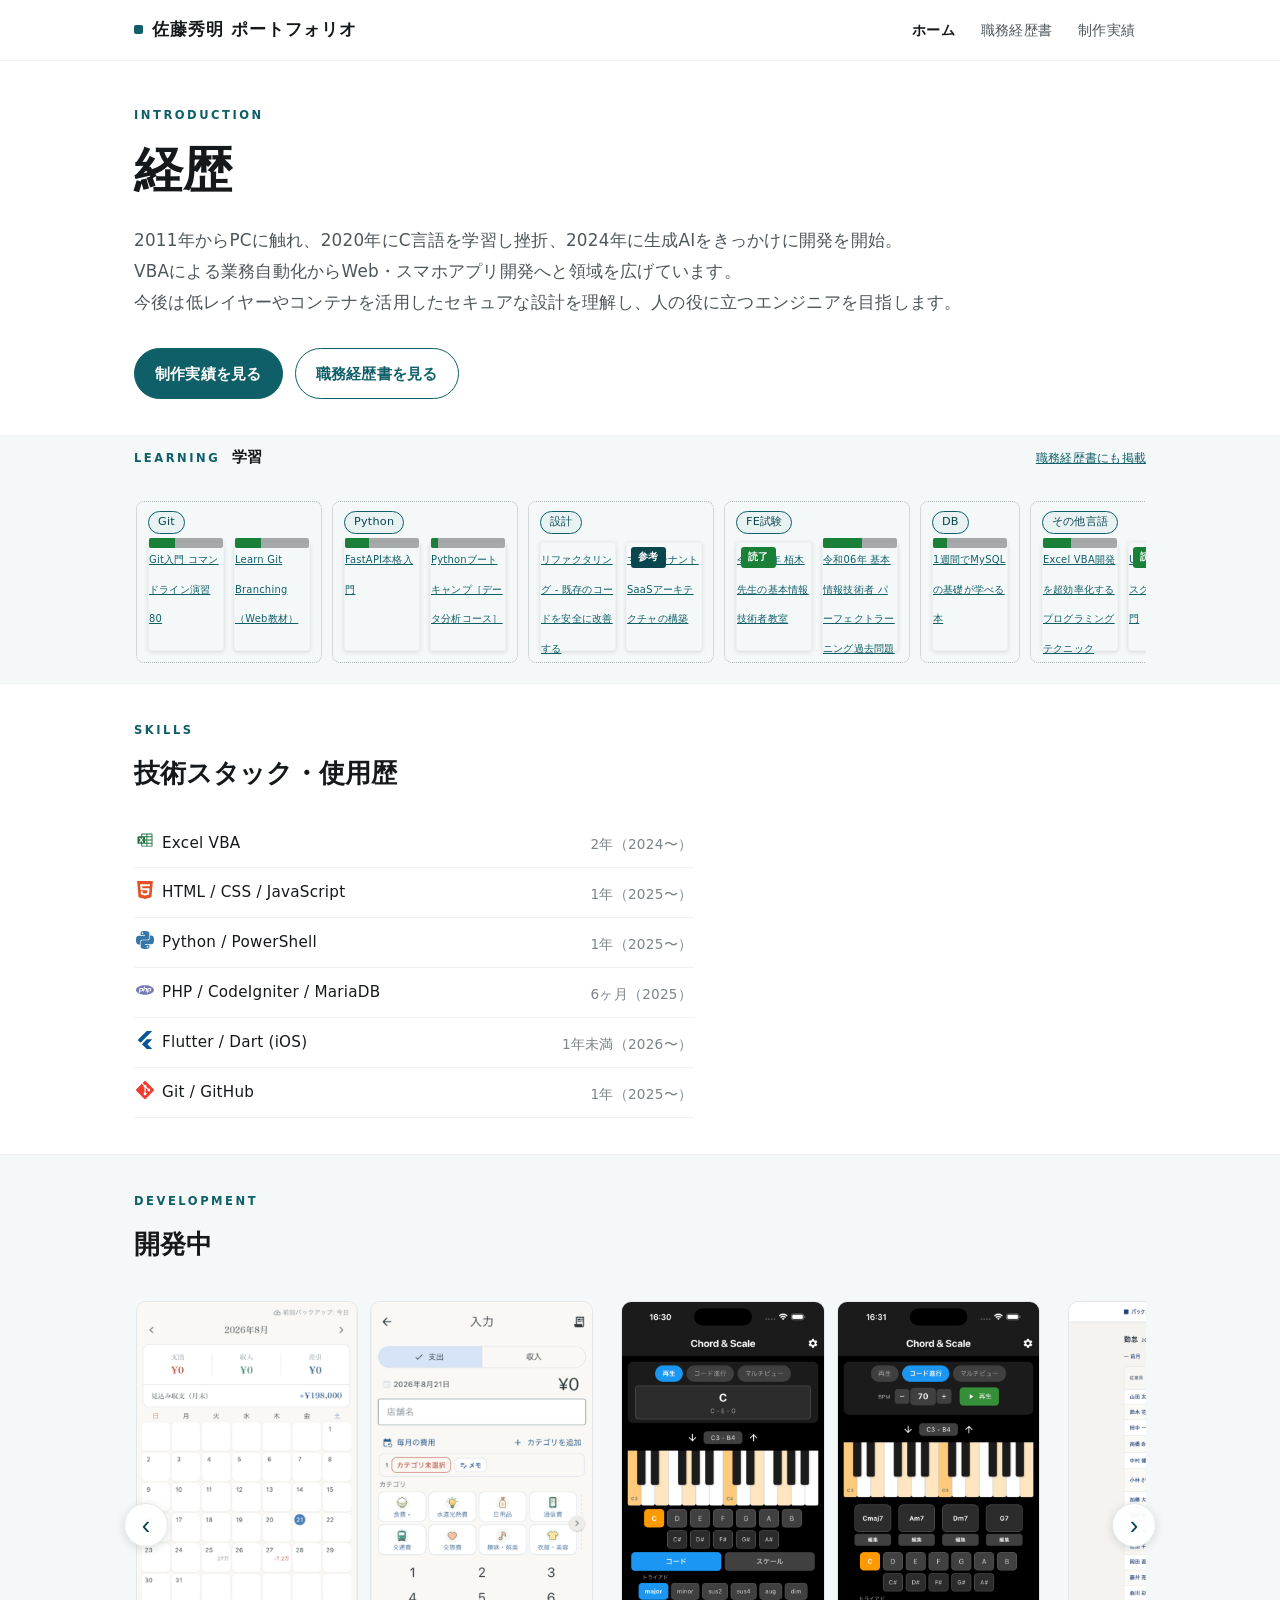
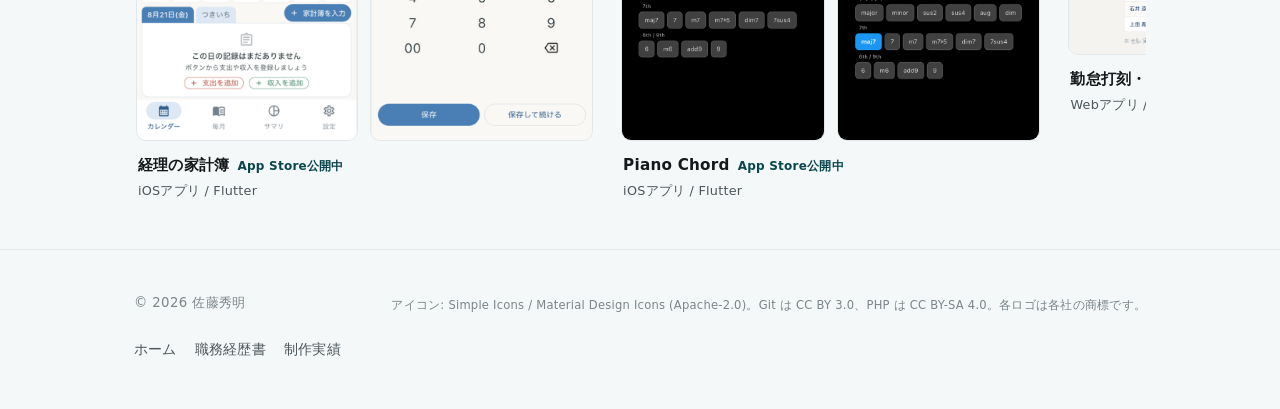
<file: index.html>
<!doctype html>
<html lang="ja">
<head>
<meta charset="utf-8">
<meta name="viewport" content="width=device-width, initial-scale=1">
<title>佐藤秀明 ポートフォリオ</title>
<meta name="description" content="佐藤秀明のポートフォリオ。App Storeで公開中のFlutter製iOSアプリ「経理の家計簿」「Piano Chord」、Next.js製の勤怠打刻・管理アプリ、CodeIgniter 4製の勤怠打刻Webアプリの制作実績をまとめています。">
<meta property="og:type" content="website">
<meta property="og:site_name" content="佐藤秀明 ポートフォリオ">
<meta property="og:title" content="佐藤秀明 ポートフォリオ">
<meta property="og:description" content="App Store公開中のiOSアプリ「経理の家計簿」「Piano Chord」、Next.js製の勤怠打刻・管理アプリ、CodeIgniter 4製の勤怠打刻Webアプリ。個人で作っているものをまとめています。">
<meta property="og:image" content="https://fozu.jp/assets/og.png">
<meta name="twitter:card" content="summary_large_image">
<link rel="icon" type="image/svg+xml" href="assets/favicon.svg">
<link rel="stylesheet" href="assets/css/style.css">
<link rel="stylesheet" href="assets/css/shared.css">
</head>
<body>
<a class="skip-link" href="#main">本文へスキップ</a>

<header class="site-header">
  <div class="wrap">
    <a class="brand" href="index.html"><span class="mark" aria-hidden="true"></span>佐藤秀明 ポートフォリオ</a>
    <nav class="site-nav" aria-label="メインナビゲーション">
      <ul>
        <li><a href="index.html" aria-current="page">ホーム</a></li>
        <li><a href="resume/index.html">職務経歴書</a></li>
        <li><a href="works/index.html">制作実績</a></li>
      </ul>
    </nav>
  </div>
</header>

<main id="main">
  <section class="hero">
    <div class="wrap">
      <span class="eyebrow">Introduction</span>
      <h1>経歴</h1>
      <p class="lead">2011年からPCに触れ、2020年にC言語を学習し挫折、2024年に生成AIをきっかけに開発を開始。<br>
VBAによる業務自動化からWeb・スマホアプリ開発へと領域を広げています。<br>
今後は低レイヤーやコンテナを活用したセキュアな設計を理解し、人の役に立つエンジニアを目指します。</p>
      <div class="hero-actions">
        <a class="btn btn-primary" href="works/index.html">制作実績を見る</a>
        <a class="btn btn-ghost" href="resume/index.html">職務経歴書を見る</a>
      </div>
    </div>
  </section>

  <section class="learn-band" id="learning">
    <div class="wrap">
      <div class="learn-band-head">
        <span class="eyebrow">Learning</span>
        <h2>学習</h2>
        <a class="learn-band-more" href="resume/index.html#learning">職務経歴書にも掲載</a>
      </div>
      <ul class="learn-strip shelf-band" data-learning="band"></ul>
    </div>
  </section>

  <section class="section" id="skills">
    <div class="wrap">
      <span class="eyebrow">Skills</span>
      <h2>技術スタック・使用歴</h2>
      <ul class="tech-list">
        <li><span class="tech-item"><span class="tech-logo" data-icon="excel"></span><span>Excel VBA</span></span><span class="since" data-since="2024">2024〜</span></li>
        <li><span class="tech-item"><span class="tech-logo" data-icon="html5"></span><span>HTML / CSS / JavaScript</span></span><span class="since" data-since="2025">2025〜</span></li>
        <li><span class="tech-item"><span class="tech-logo" data-icon="python"></span><span>Python / PowerShell</span></span><span class="since" data-since="2025">2025〜</span></li>
        <li><span class="tech-item"><span class="tech-logo" data-icon="php"></span><span>PHP / CodeIgniter / MariaDB</span></span><span class="since" data-since="2025" data-until="2025" data-dur="6ヶ月">2025</span></li>
        <li><span class="tech-item"><span class="tech-logo" data-icon="flutter"></span><span>Flutter / Dart (iOS)</span></span><span class="since" data-since="2026">2026〜</span></li>
        <li><span class="tech-item"><span class="tech-logo" data-icon="git"></span><span>Git / GitHub</span></span><span class="since" data-since="2025">2025〜</span></li>
      </ul>
    </div>
  </section>

  <section class="section section-soft" id="highlights">
    <div class="wrap">
      <span class="eyebrow">development</span>
      <h2>開発中</h2>
      <div class="gallery-wrap">
      <button class="gallery-btn gallery-btn-prev" type="button" aria-label="前へスクロール">&#8249;</button>
      <ul class="gallery-grid">
        <li>
          <a href="apps/kakeibo/index.html">
            <div class="gallery-img gallery-split">
              <img src="assets/img/kakeibo-cal.png" width="564" height="1121" alt="家計簿アプリのカレンダー画面">
              <img src="assets/img/kakeibo-entry.png" width="565" height="1121" alt="家計簿アプリの入力画面">
            </div>
          </a>
          <div class="gallery-cap"><strong><a href="apps/kakeibo/index.html">経理の家計簿</a><a class="st" href="https://apps.apple.com/jp/app/id6787148425" rel="noopener">App Store公開中</a></strong>iOSアプリ / Flutter</div>
        </li>
        <li>
          <a href="https://apps.apple.com/jp/app/piano-chord/id6763088091" rel="noopener">
            <div class="gallery-img gallery-split">
              <img src="assets/img/pianochord-single.png" width="564" height="1225" alt="Piano Chordの再生モード画面。鍵盤にCコードの構成音がハイライトされ、ルート音とコード種のボタンが並んでいる">
              <img src="assets/img/pianochord-progression.png" width="564" height="1225" alt="Piano Chordのコード進行モード画面。Cmaj7からG7までの4つのコードとBPM設定、再生ボタンが並んでいる">
            </div>
          </a>
          <div class="gallery-cap"><strong><a href="https://apps.apple.com/jp/app/piano-chord/id6763088091" rel="noopener">Piano Chord</a><a class="st" href="https://apps.apple.com/jp/app/piano-chord/id6763088091" rel="noopener">App Store公開中</a></strong>iOSアプリ / Flutter</div>
        </li>
        <li>
          <a href="works/backoffice/index.html">
            <div class="gallery-img">
              <img src="assets/img/bo-attendance.png" width="1280" height="900" alt="管理者の勤怠マトリクス画面。従業員を縦、日付を横に並べた表に実働時間が入っている">
            </div>
            <div class="gallery-cap"><strong>勤怠打刻・管理アプリ<span class="st">開発中</span></strong>Webアプリ / Next.js</div>
          </a>
        </li>
        <li>
          <a href="works/kintai-ci4/index.html">
            <div class="gallery-img">
              <img src="assets/img/kintai-thumb.png" width="816" height="459" alt="勤怠打刻の画面">
            </div>
            <div class="gallery-cap"><strong>PHP：勤怠打刻Webアプリ（プロト）<span class="st">開発中</span></strong></div>
          </a>
        </li>
      </ul>
      <button class="gallery-btn gallery-btn-next" type="button" aria-label="次へスクロール">&#8250;</button>
      </div>
    </div>
  </section>
</main>

<footer class="site-footer">
  <div class="wrap">
    <p class="copyright">&copy; 2026 佐藤秀明</p>
    <p class="attrib">アイコン: Simple Icons / Material Design Icons (Apache-2.0)。Git は CC BY 3.0、PHP は CC BY-SA 4.0。各ロゴは各社の商標です。</p>
    <ul class="footer-links">
      <li><a href="index.html">ホーム</a></li>
      <li><a href="resume/index.html">職務経歴書</a></li>
      <li><a href="works/index.html">制作実績</a></li>
    </ul>
  </div>
</footer>
<script src="assets/js/tech-icons.js"></script>
<script src="assets/js/gallery.js"></script>
<script src="assets/js/learning.js"></script>
</body>
</html>
</file>
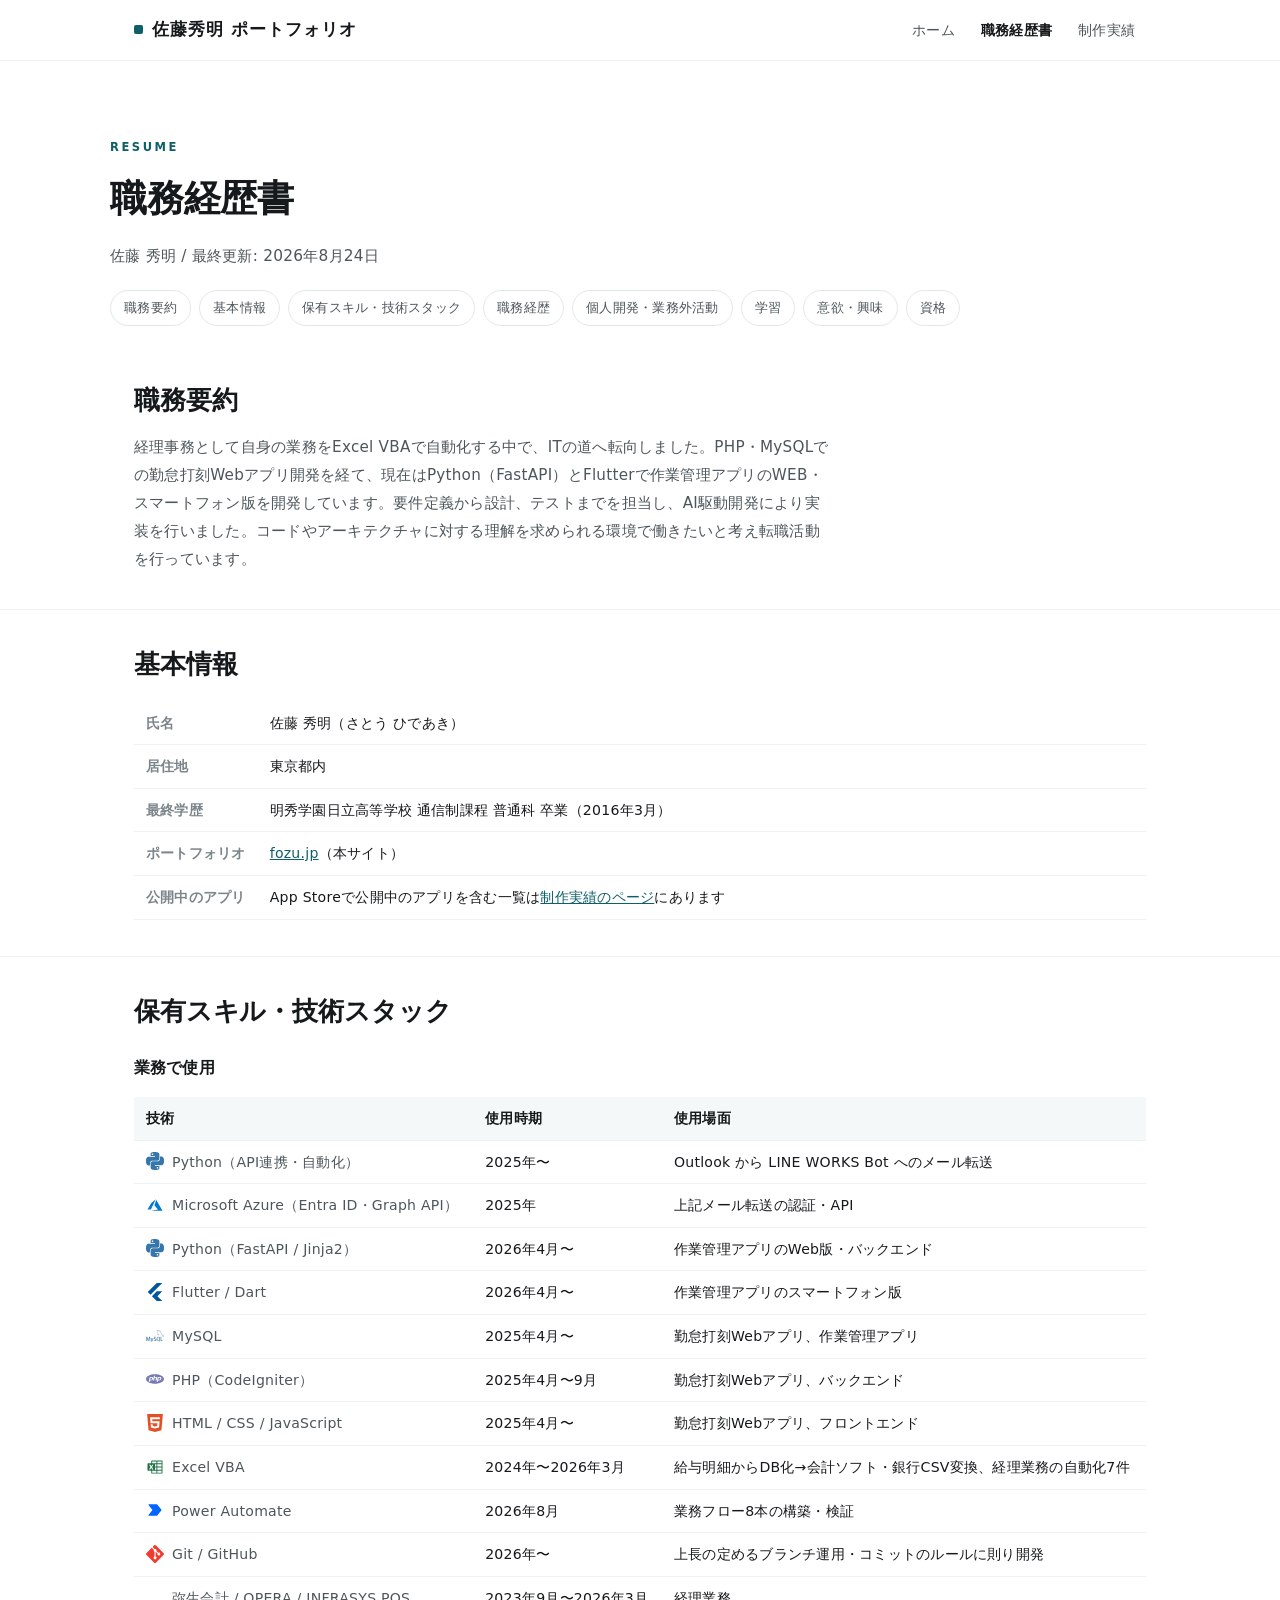
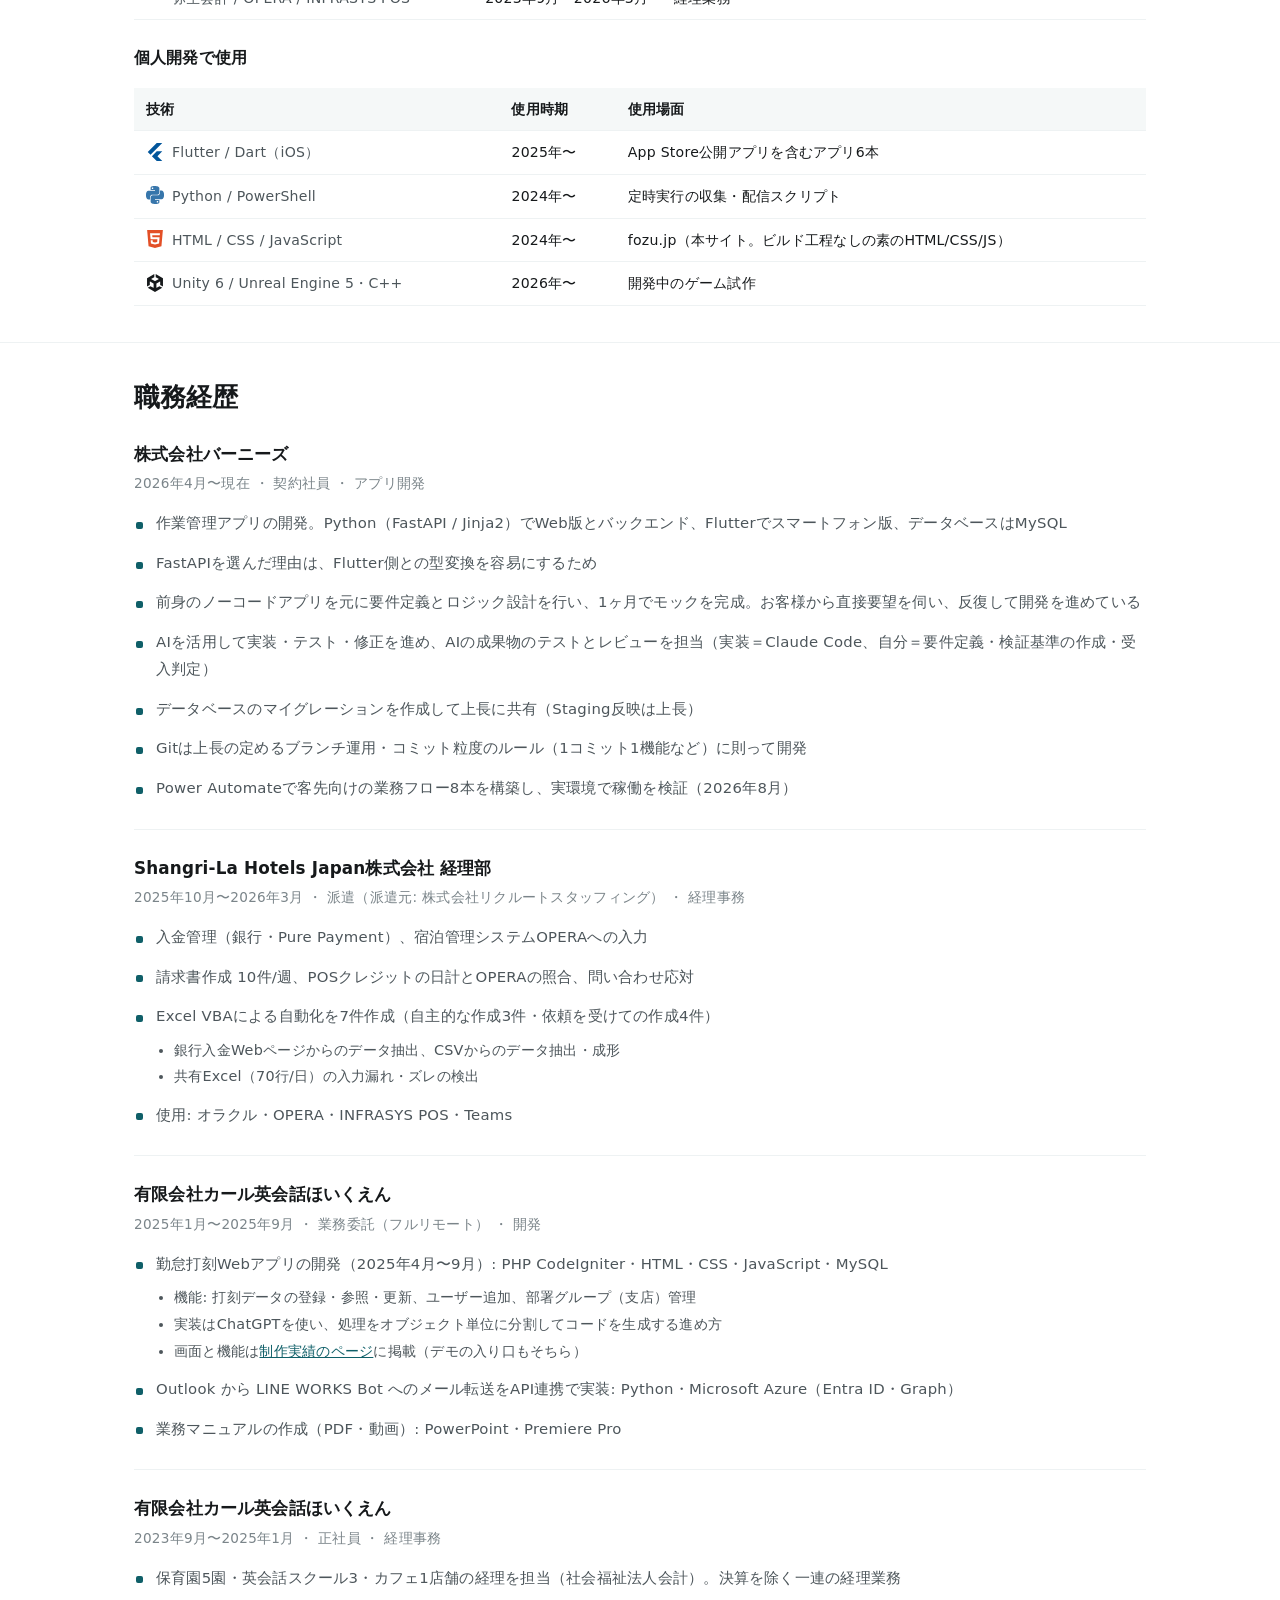
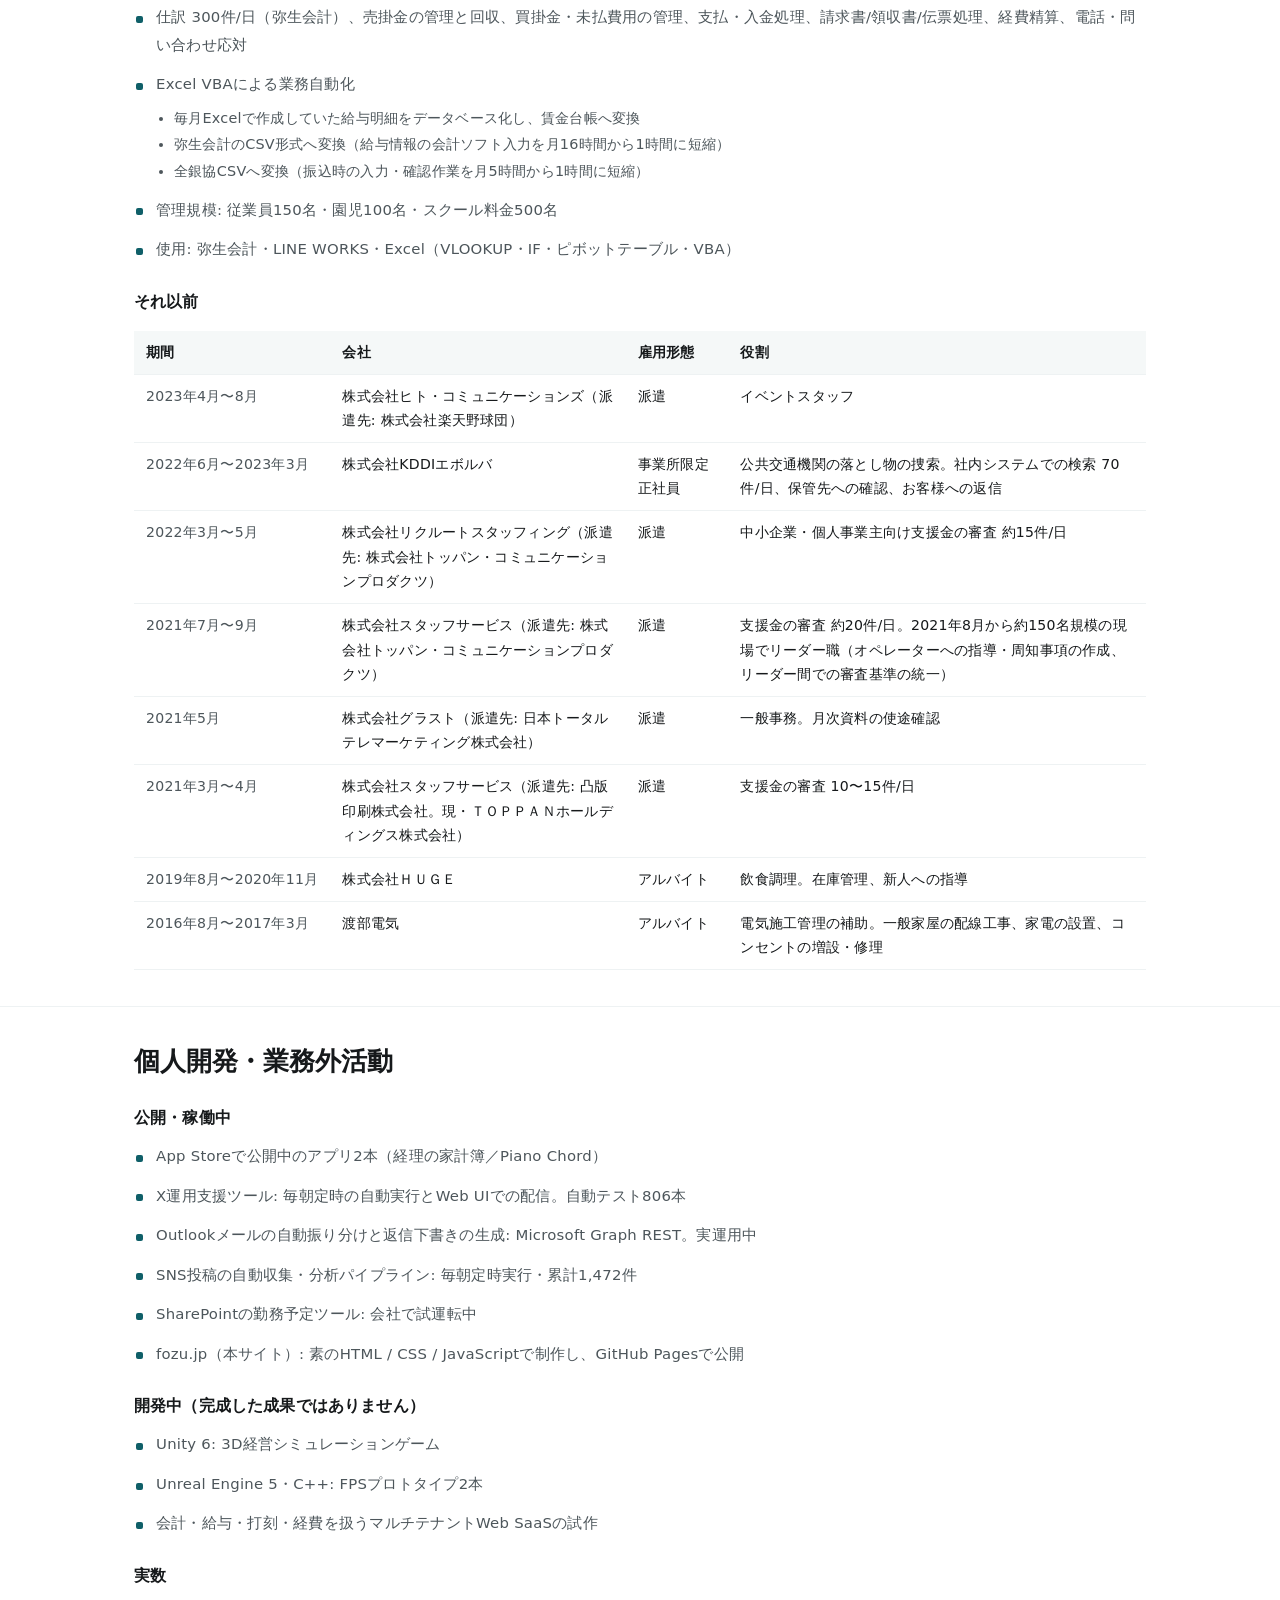
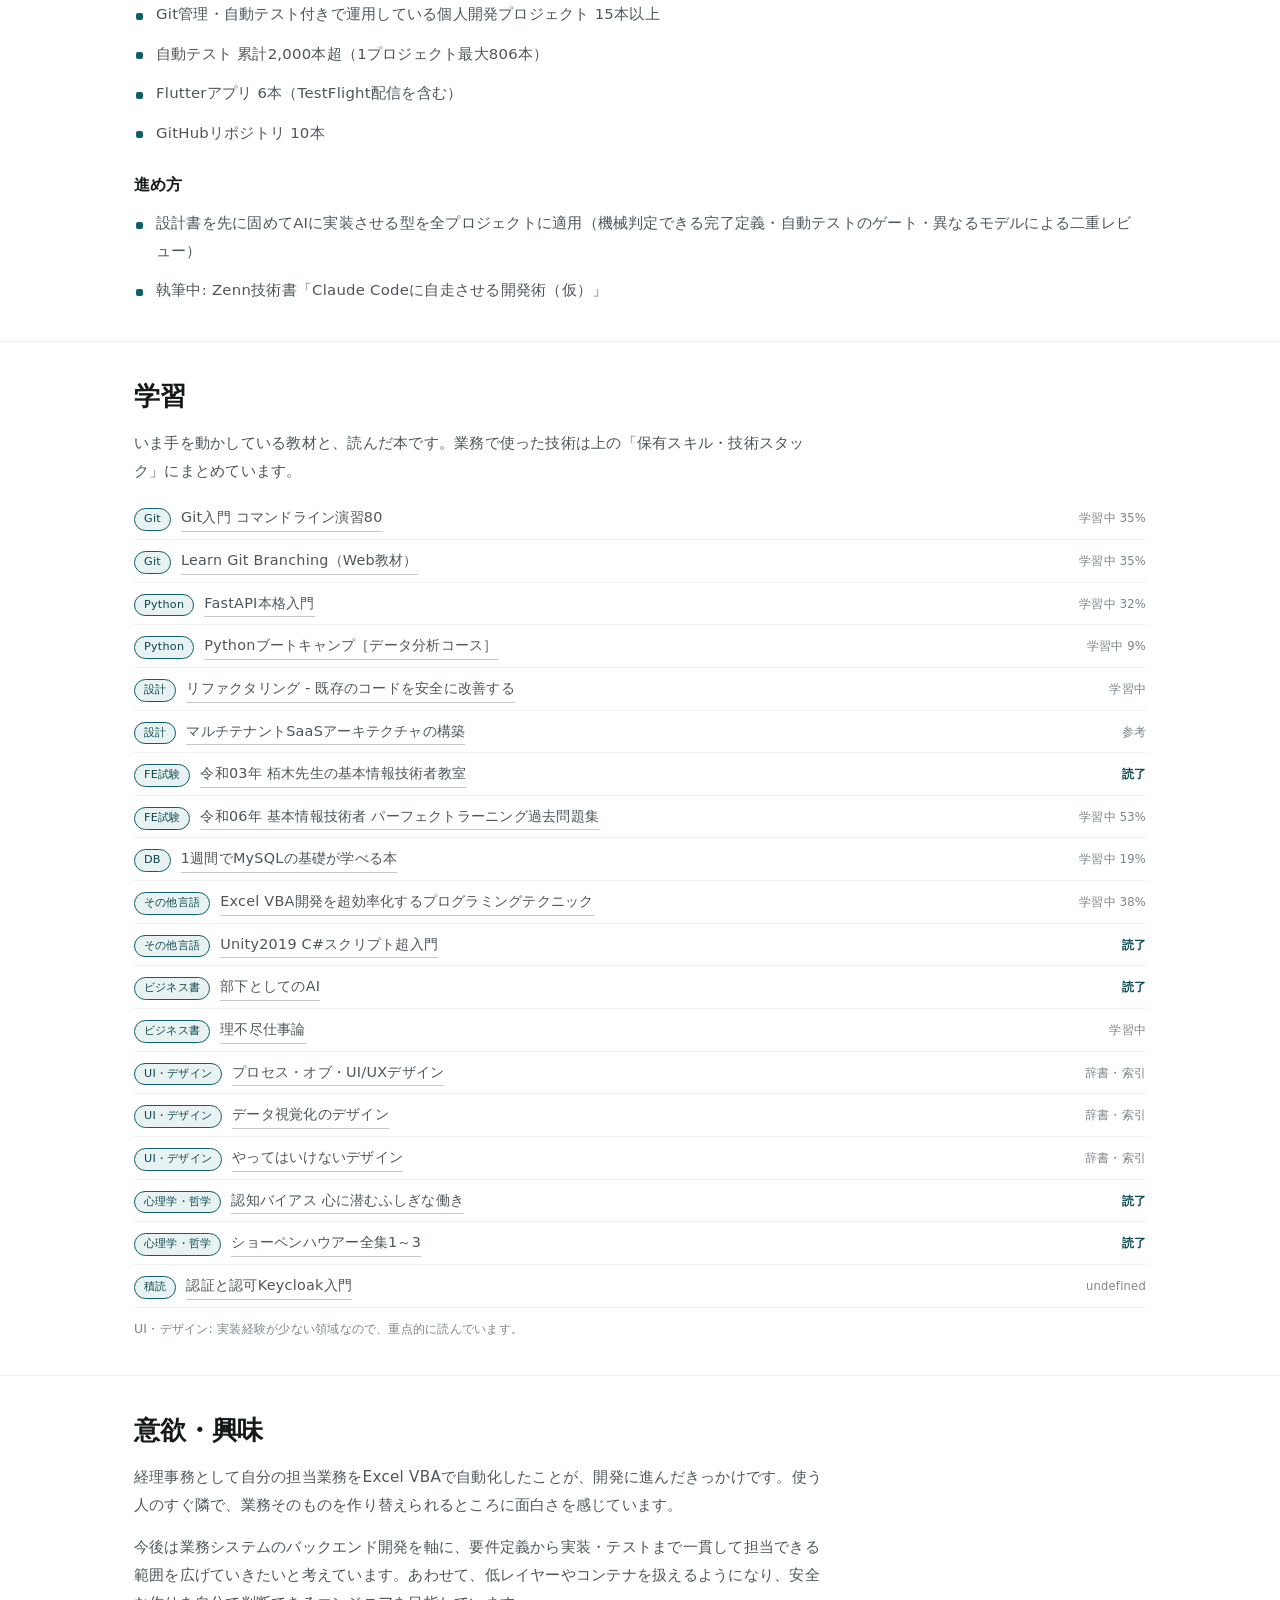
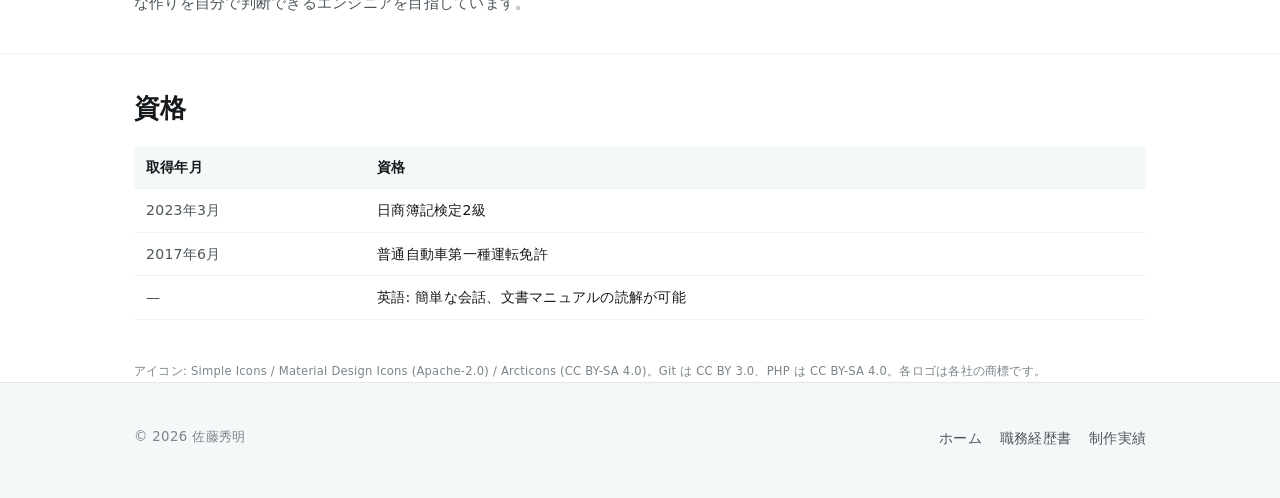
<file: resume/index.html>
<!doctype html>
<html lang="ja">
<head>
<meta charset="utf-8">
<meta name="viewport" content="width=device-width, initial-scale=1">
<title>職務経歴書 | 佐藤秀明</title>
<meta name="description" content="佐藤秀明の職務経歴書。経理事務としてExcel VBAで業務を自動化したことをきっかけに開発技術者へ転向し、現在はPython（FastAPI）とFlutterで業務アプリを開発しています。">
<meta property="og:type" content="website">
<meta property="og:site_name" content="佐藤秀明 ポートフォリオ">
<meta property="og:title" content="職務経歴書 | 佐藤秀明">
<meta property="og:description" content="佐藤秀明の職務経歴書。経理事務から開発技術者へ転向し、業務アプリのバックエンドとスマートフォン版を開発しています。">
<meta property="og:image" content="https://fozu.jp/assets/og.png">
<meta name="twitter:card" content="summary_large_image">
<link rel="icon" type="image/svg+xml" href="../assets/favicon.svg">
<link rel="stylesheet" href="../assets/css/style.css">
<link rel="stylesheet" href="../assets/css/resume.css">
<link rel="stylesheet" href="../assets/css/shared.css">
</head>
<body>
<a class="skip-link" href="#main">本文へスキップ</a>

<header class="site-header">
  <div class="wrap">
    <a class="brand" href="../index.html"><span class="mark" aria-hidden="true"></span>佐藤秀明 ポートフォリオ</a>
    <nav class="site-nav" aria-label="メインナビゲーション">
      <ul>
        <li><a href="../index.html">ホーム</a></li>
        <li><a href="index.html" aria-current="page">職務経歴書</a></li>
        <li><a href="../works/index.html">制作実績</a></li>
      </ul>
    </nav>
  </div>
</header>

<main id="main">
  <div class="wrap page-head">
    <span class="eyebrow">Resume</span>
    <h1>職務経歴書</h1>
    <p class="lead">佐藤 秀明 / 最終更新: 2026年8月24日</p>
    <ul class="chips resume-toc">
      <li><a href="#summary">職務要約</a></li>
      <li><a href="#basic">基本情報</a></li>
      <li><a href="#skills">保有スキル・技術スタック</a></li>
      <li><a href="#career">職務経歴</a></li>
      <li><a href="#personal">個人開発・業務外活動</a></li>
      <li><a href="#learning">学習</a></li>
      <li><a href="#motivation">意欲・興味</a></li>
      <li><a href="#license">資格</a></li>
    </ul>
  </div>

  <section class="section" id="summary">
    <div class="wrap">
      <h2>職務要約</h2>
      <p class="resume-p">経理事務として自身の業務をExcel VBAで自動化する中で、ITの道へ転向しました。PHP・MySQLでの勤怠打刻Webアプリ開発を経て、現在はPython（FastAPI）とFlutterで作業管理アプリのWEB・スマートフォン版を開発しています。要件定義から設計、テストまでを担当し、AI駆動開発により実装を行いました。コードやアーキテクチャに対する理解を求められる環境で働きたいと考え転職活動を行っています。</p>
    </div>
  </section>

  <section class="section" id="basic">
    <div class="wrap">
      <h2>基本情報</h2>
      <div class="tablewrap">
        <table class="rtable">
          <tbody>
            <tr><th scope="row">氏名</th><td>佐藤 秀明（さとう ひであき）</td></tr>
            <tr><th scope="row">居住地</th><td>東京都内</td></tr>
            <tr><th scope="row">最終学歴</th><td>明秀学園日立高等学校 通信制課程 普通科 卒業（2016年3月）</td></tr>
            <tr><th scope="row">ポートフォリオ</th><td><a href="../index.html">fozu.jp</a>（本サイト）</td></tr>
            <tr><th scope="row">公開中のアプリ</th><td>App Storeで公開中のアプリを含む一覧は<a href="../works/index.html">制作実績のページ</a>にあります</td></tr>
          </tbody>
        </table>
      </div>
    </div>
  </section>

  <section class="section" id="skills">
    <div class="wrap">
      <h2>保有スキル・技術スタック</h2>

      <h3 class="resume-sub">業務で使用</h3>
      <div class="tablewrap">
        <table class="rtable rtable-3">
          <thead>
            <tr><th scope="col">技術</th><th scope="col">使用時期</th><th scope="col">使用場面</th></tr>
          </thead>
          <tbody>
            <tr><td><span class="tech-item"><span class="tech-logo" data-icon="python"></span><span>Python（API連携・自動化）</span></span></td><td>2025年〜</td><td>Outlook から LINE WORKS Bot へのメール転送</td></tr>
            <tr><td><span class="tech-item"><span class="tech-logo" data-icon="microsoftazure"></span><span>Microsoft Azure（Entra ID・Graph API）</span></span></td><td>2025年</td><td>上記メール転送の認証・API</td></tr>
            <tr><td><span class="tech-item"><span class="tech-logo" data-icon="python"></span><span>Python（FastAPI / Jinja2）</span></span></td><td>2026年4月〜</td><td>作業管理アプリのWeb版・バックエンド</td></tr>
            <tr><td><span class="tech-item"><span class="tech-logo" data-icon="flutter"></span><span>Flutter / Dart</span></span></td><td>2026年4月〜</td><td>作業管理アプリのスマートフォン版</td></tr>
            <tr><td><span class="tech-item"><span class="tech-logo" data-icon="mysql"></span><span>MySQL</span></span></td><td>2025年4月〜</td><td>勤怠打刻Webアプリ、作業管理アプリ</td></tr>
            <tr><td><span class="tech-item"><span class="tech-logo" data-icon="php"></span><span>PHP（CodeIgniter）</span></span></td><td>2025年4月〜9月</td><td>勤怠打刻Webアプリ、バックエンド</td></tr>
            <tr><td><span class="tech-item"><span class="tech-logo" data-icon="html5"></span><span>HTML / CSS / JavaScript</span></span></td><td>2025年4月〜</td><td>勤怠打刻Webアプリ、フロントエンド</td></tr>
            <tr><td><span class="tech-item"><span class="tech-logo" data-icon="excel"></span><span>Excel VBA</span></span></td><td>2024年〜2026年3月</td><td>給与明細からDB化→会計ソフト・銀行CSV変換、経理業務の自動化7件</td></tr>
            <tr><td><span class="tech-item"><span class="tech-logo" data-icon="powerautomate"></span><span>Power Automate</span></span></td><td>2026年8月</td><td>業務フロー8本の構築・検証</td></tr>
            <tr><td><span class="tech-item"><span class="tech-logo" data-icon="git"></span><span>Git / GitHub</span></span></td><td>2026年〜</td><td>上長の定めるブランチ運用・コミットのルールに則り開発</td></tr>
            <tr><td><span class="tech-item"><span class="tech-logo tech-logo-blank" aria-hidden="true"></span><span>弥生会計 / OPERA / INFRASYS POS</span></span></td><td>2023年9月〜2026年3月</td><td>経理業務</td></tr>
          </tbody>
        </table>
      </div>

      <h3 class="resume-sub">個人開発で使用</h3>
      <div class="tablewrap">
        <table class="rtable rtable-3">
          <thead>
            <tr><th scope="col">技術</th><th scope="col">使用時期</th><th scope="col">使用場面</th></tr>
          </thead>
          <tbody>
            <tr><td><span class="tech-item"><span class="tech-logo" data-icon="flutter"></span><span>Flutter / Dart（iOS）</span></span></td><td>2025年〜</td><td>App Store公開アプリを含むアプリ6本</td></tr>
            <tr><td><span class="tech-item"><span class="tech-logo" data-icon="python"></span><span>Python / PowerShell</span></span></td><td>2024年〜</td><td>定時実行の収集・配信スクリプト</td></tr>
            <tr><td><span class="tech-item"><span class="tech-logo" data-icon="html5"></span><span>HTML / CSS / JavaScript</span></span></td><td>2024年〜</td><td>fozu.jp（本サイト。ビルド工程なしの素のHTML/CSS/JS）</td></tr>
            <tr><td><span class="tech-item"><span class="tech-logo" data-icon="unity"></span><span>Unity 6 / Unreal Engine 5・C++</span></span></td><td>2026年〜</td><td>開発中のゲーム試作</td></tr>
          </tbody>
        </table>
      </div>
    </div>
  </section>

  <section class="section" id="career">
    <div class="wrap">
      <h2>職務経歴</h2>

      <article class="job">
        <div class="job-head">
          <h3>株式会社バーニーズ</h3>
          <p class="job-meta">2026年4月〜現在 ・ 契約社員 ・ アプリ開発</p>
        </div>
        <ul class="feature-list job-body">
          <li>作業管理アプリの開発。Python（FastAPI / Jinja2）でWeb版とバックエンド、Flutterでスマートフォン版、データベースはMySQL</li>
          <li>FastAPIを選んだ理由は、Flutter側との型変換を容易にするため</li>
          <li>前身のノーコードアプリを元に要件定義とロジック設計を行い、1ヶ月でモックを完成。お客様から直接要望を伺い、反復して開発を進めている</li>
          <li>AIを活用して実装・テスト・修正を進め、AIの成果物のテストとレビューを担当（実装＝Claude Code、自分＝要件定義・検証基準の作成・受入判定）</li>
          <li>データベースのマイグレーションを作成して上長に共有（Staging反映は上長）</li>
          <li>Gitは上長の定めるブランチ運用・コミット粒度のルール（1コミット1機能など）に則って開発</li>
          <li>Power Automateで客先向けの業務フロー8本を構築し、実環境で稼働を検証（2026年8月）</li>
        </ul>
      </article>

      <article class="job">
        <div class="job-head">
          <h3>Shangri-La Hotels Japan株式会社 経理部</h3>
          <p class="job-meta">2025年10月〜2026年3月 ・ 派遣（派遣元: 株式会社リクルートスタッフィング） ・ 経理事務</p>
        </div>
        <ul class="feature-list job-body">
          <li>入金管理（銀行・Pure Payment）、宿泊管理システムOPERAへの入力</li>
          <li>請求書作成 10件/週、POSクレジットの日計とOPERAの照合、問い合わせ応対</li>
          <li>Excel VBAによる自動化を7件作成（自主的な作成3件・依頼を受けての作成4件）
            <ul>
              <li>銀行入金Webページからのデータ抽出、CSVからのデータ抽出・成形</li>
              <li>共有Excel（70行/日）の入力漏れ・ズレの検出</li>
            </ul>
          </li>
          <li>使用: オラクル・OPERA・INFRASYS POS・Teams</li>
        </ul>
      </article>

      <article class="job">
        <div class="job-head">
          <h3>有限会社カール英会話ほいくえん</h3>
          <p class="job-meta">2025年1月〜2025年9月 ・ 業務委託（フルリモート） ・ 開発</p>
        </div>
        <ul class="feature-list job-body">
          <li>勤怠打刻Webアプリの開発（2025年4月〜9月）: PHP CodeIgniter・HTML・CSS・JavaScript・MySQL
            <ul>
              <li>機能: 打刻データの登録・参照・更新、ユーザー追加、部署グループ（支店）管理</li>
              <li>実装はChatGPTを使い、処理をオブジェクト単位に分割してコードを生成する進め方</li>
              <li>画面と機能は<a href="../works/kintai-ci4/index.html">制作実績のページ</a>に掲載（デモの入り口もそちら）</li>
            </ul>
          </li>
          <li>Outlook から LINE WORKS Bot へのメール転送をAPI連携で実装: Python・Microsoft Azure（Entra ID・Graph）</li>
          <li>業務マニュアルの作成（PDF・動画）: PowerPoint・Premiere Pro</li>
        </ul>
      </article>

      <article class="job">
        <div class="job-head">
          <h3>有限会社カール英会話ほいくえん</h3>
          <p class="job-meta">2023年9月〜2025年1月 ・ 正社員 ・ 経理事務</p>
        </div>
        <ul class="feature-list job-body">
          <li>保育園5園・英会話スクール3・カフェ1店舗の経理を担当（社会福祉法人会計）。決算を除く一連の経理業務</li>
          <li>仕訳 300件/日（弥生会計）、売掛金の管理と回収、買掛金・未払費用の管理、支払・入金処理、請求書/領収書/伝票処理、経費精算、電話・問い合わせ応対</li>
          <li>Excel VBAによる業務自動化
            <ul>
              <li>毎月Excelで作成していた給与明細をデータベース化し、賃金台帳へ変換</li>
              <li>弥生会計のCSV形式へ変換（給与情報の会計ソフト入力を月16時間から1時間に短縮）</li>
              <li>全銀協CSVへ変換（振込時の入力・確認作業を月5時間から1時間に短縮）</li>
            </ul>
          </li>
          <li>管理規模: 従業員150名・園児100名・スクール料金500名</li>
          <li>使用: 弥生会計・LINE WORKS・Excel（VLOOKUP・IF・ピボットテーブル・VBA）</li>
        </ul>
      </article>

      <h3 class="resume-sub">それ以前</h3>
      <div class="tablewrap">
        <table class="rtable rtable-4">
          <thead>
            <tr><th scope="col">期間</th><th scope="col">会社</th><th scope="col">雇用形態</th><th scope="col">役割</th></tr>
          </thead>
          <tbody>
            <tr><td>2023年4月〜8月</td><td>株式会社ヒト・コミュニケーションズ（派遣先: 株式会社楽天野球団）</td><td>派遣</td><td>イベントスタッフ</td></tr>
            <tr><td>2022年6月〜2023年3月</td><td>株式会社KDDIエボルバ</td><td>事業所限定正社員</td><td>公共交通機関の落とし物の捜索。社内システムでの検索 70件/日、保管先への確認、お客様への返信</td></tr>
            <tr><td>2022年3月〜5月</td><td>株式会社リクルートスタッフィング（派遣先: 株式会社トッパン・コミュニケーションプロダクツ）</td><td>派遣</td><td>中小企業・個人事業主向け支援金の審査 約15件/日</td></tr>
            <tr><td>2021年7月〜9月</td><td>株式会社スタッフサービス（派遣先: 株式会社トッパン・コミュニケーションプロダクツ）</td><td>派遣</td><td>支援金の審査 約20件/日。2021年8月から約150名規模の現場でリーダー職（オペレーターへの指導・周知事項の作成、リーダー間での審査基準の統一）</td></tr>
            <tr><td>2021年5月</td><td>株式会社グラスト（派遣先: 日本トータルテレマーケティング株式会社）</td><td>派遣</td><td>一般事務。月次資料の使途確認</td></tr>
            <tr><td>2021年3月〜4月</td><td>株式会社スタッフサービス（派遣先: 凸版印刷株式会社。現・ＴＯＰＰＡＮホールディングス株式会社）</td><td>派遣</td><td>支援金の審査 10〜15件/日</td></tr>
            <tr><td>2019年8月〜2020年11月</td><td>株式会社ＨＵＧＥ</td><td>アルバイト</td><td>飲食調理。在庫管理、新人への指導</td></tr>
            <tr><td>2016年8月〜2017年3月</td><td>渡部電気</td><td>アルバイト</td><td>電気施工管理の補助。一般家屋の配線工事、家電の設置、コンセントの増設・修理</td></tr>
          </tbody>
        </table>
      </div>
    </div>
  </section>

  <section class="section" id="personal">
    <div class="wrap">
      <h2>個人開発・業務外活動</h2>

      <h3 class="resume-sub">公開・稼働中</h3>
      <ul class="feature-list job-body">
        <li>App Storeで公開中のアプリ2本（経理の家計簿／Piano Chord）</li>
        <li>X運用支援ツール: 毎朝定時の自動実行とWeb UIでの配信。自動テスト806本</li>
        <li>Outlookメールの自動振り分けと返信下書きの生成: Microsoft Graph REST。実運用中</li>
        <li>SNS投稿の自動収集・分析パイプライン: 毎朝定時実行・累計1,472件</li>
        <li>SharePointの勤務予定ツール: 会社で試運転中</li>
        <li>fozu.jp（本サイト）: 素のHTML / CSS / JavaScriptで制作し、GitHub Pagesで公開</li>
      </ul>

      <h3 class="resume-sub">開発中（完成した成果ではありません）</h3>
      <ul class="feature-list job-body">
        <li>Unity 6: 3D経営シミュレーションゲーム</li>
        <li>Unreal Engine 5・C++: FPSプロトタイプ2本</li>
        <li>会計・給与・打刻・経費を扱うマルチテナントWeb SaaSの試作</li>
      </ul>

      <h3 class="resume-sub">実数</h3>
      <ul class="feature-list job-body">
        <li>Git管理・自動テスト付きで運用している個人開発プロジェクト 15本以上</li>
        <li>自動テスト 累計2,000本超（1プロジェクト最大806本）</li>
        <li>Flutterアプリ 6本（TestFlight配信を含む）</li>
        <li>GitHubリポジトリ 10本</li>
      </ul>

      <h3 class="resume-sub">進め方</h3>
      <ul class="feature-list job-body">
        <li>設計書を先に固めてAIに実装させる型を全プロジェクトに適用（機械判定できる完了定義・自動テストのゲート・異なるモデルによる二重レビュー）</li>
        <li>執筆中: Zenn技術書「Claude Codeに自走させる開発術（仮）」</li>
      </ul>
    </div>
  </section>

  <section class="section" id="learning">
    <div class="wrap">
      <h2>学習</h2>
      <p class="resume-p">いま手を動かしている教材と、読んだ本です。業務で使った技術は上の「保有スキル・技術スタック」にまとめています。</p>
      <div class="lrn" data-learning></div>
    </div>
  </section>

  <section class="section" id="motivation">
    <div class="wrap">
      <h2>意欲・興味</h2>
      <p class="resume-p">経理事務として自分の担当業務をExcel VBAで自動化したことが、開発に進んだきっかけです。使う人のすぐ隣で、業務そのものを作り替えられるところに面白さを感じています。</p>
      <p class="resume-p">今後は業務システムのバックエンド開発を軸に、要件定義から実装・テストまで一貫して担当できる範囲を広げていきたいと考えています。あわせて、低レイヤーやコンテナを扱えるようになり、安全な作りを自分で判断できるエンジニアを目指しています。</p>
    </div>
  </section>

  <section class="section" id="license">
    <div class="wrap">
      <h2>資格</h2>
      <div class="tablewrap">
        <table class="rtable">
          <thead>
            <tr><th scope="col">取得年月</th><th scope="col">資格</th></tr>
          </thead>
          <tbody>
            <tr><td>2023年3月</td><td>日商簿記検定2級</td></tr>
            <tr><td>2017年6月</td><td>普通自動車第一種運転免許</td></tr>
            <tr><td>—</td><td>英語: 簡単な会話、文書マニュアルの読解が可能</td></tr>
          </tbody>
        </table>
      </div>
    </div>
  </section>

  <div class="wrap">
    <p class="attrib">アイコン: Simple Icons / Material Design Icons (Apache-2.0) / Arcticons (CC BY-SA 4.0)。Git は CC BY 3.0、PHP は CC BY-SA 4.0。各ロゴは各社の商標です。</p>
  </div>

</main>

<footer class="site-footer">
  <div class="wrap">
    <p class="copyright">&copy; 2026 佐藤秀明</p>
    <ul class="footer-links">
      <li><a href="../index.html">ホーム</a></li>
      <li><a href="index.html">職務経歴書</a></li>
      <li><a href="../works/index.html">制作実績</a></li>
    </ul>
  </div>
</footer>
<script src="../assets/js/tech-icons.js"></script>
<script src="../assets/js/learning.js"></script>
</body>
</html>
</file>
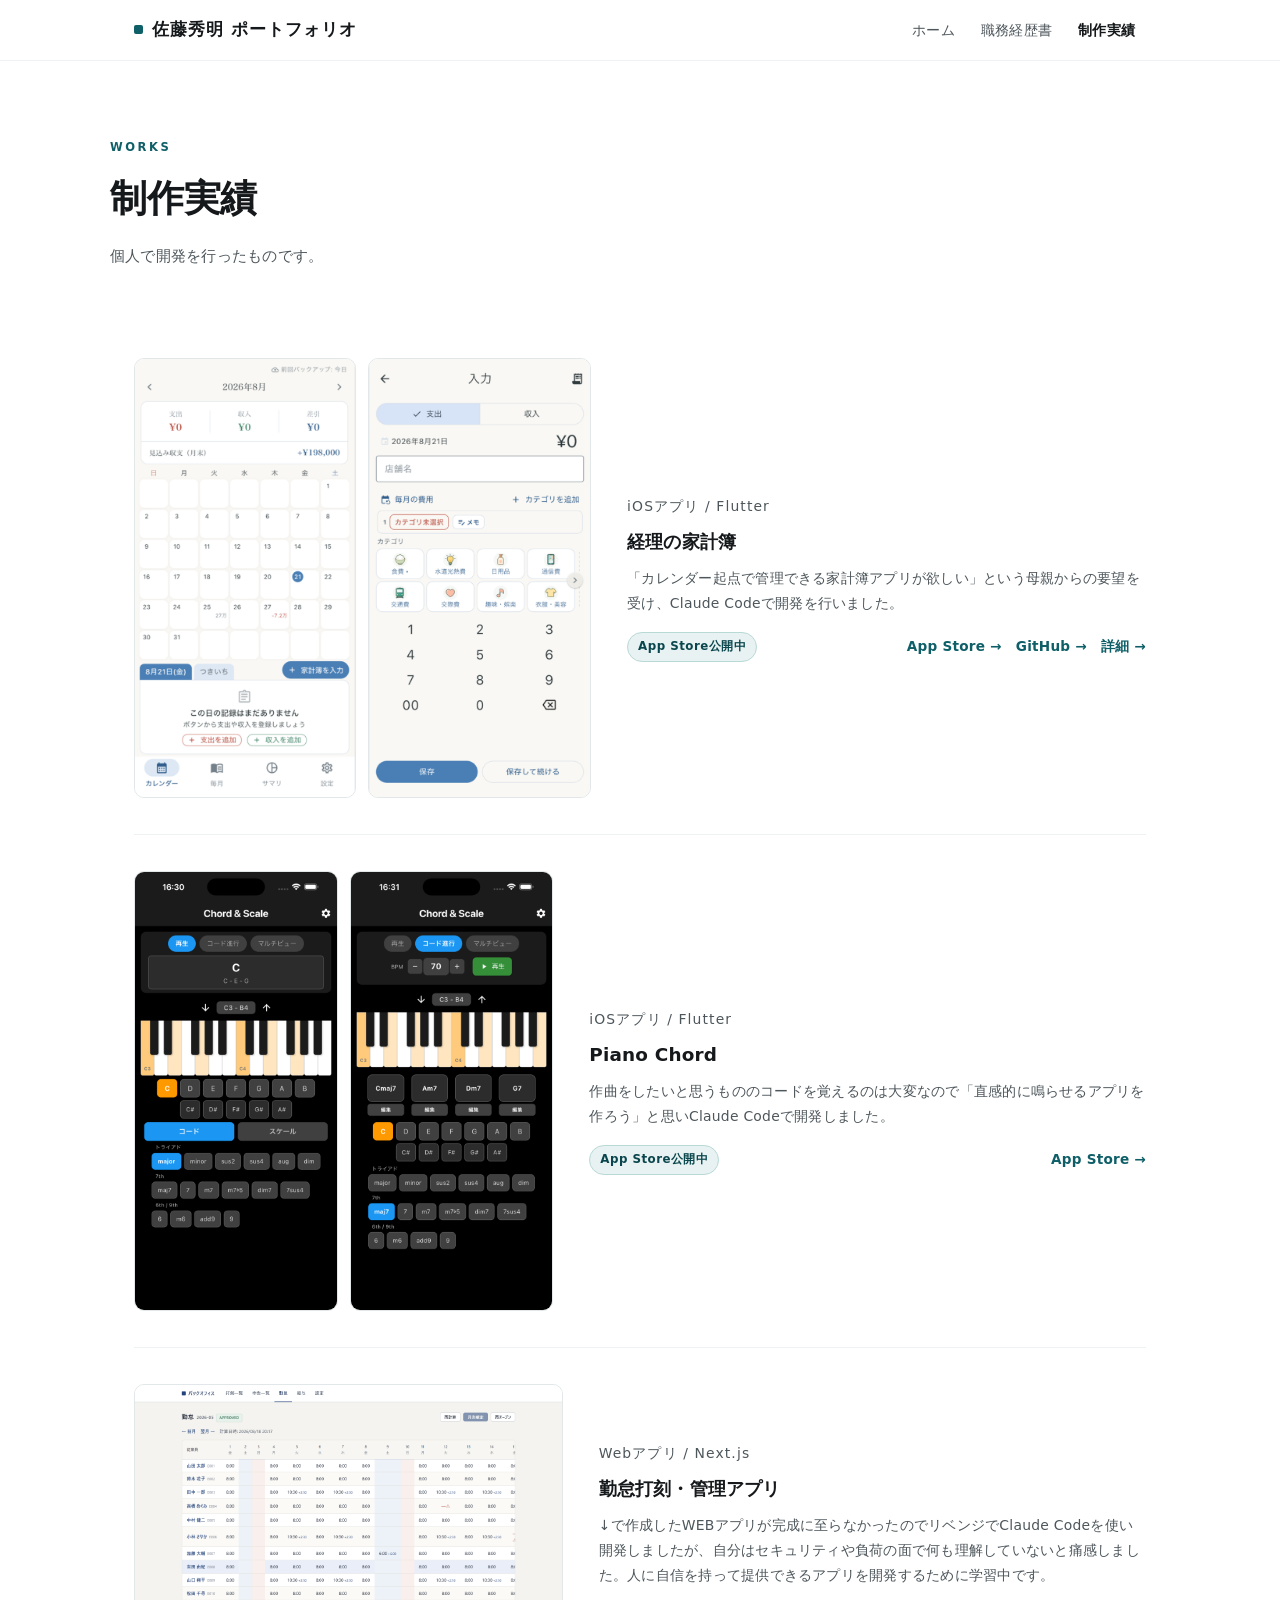
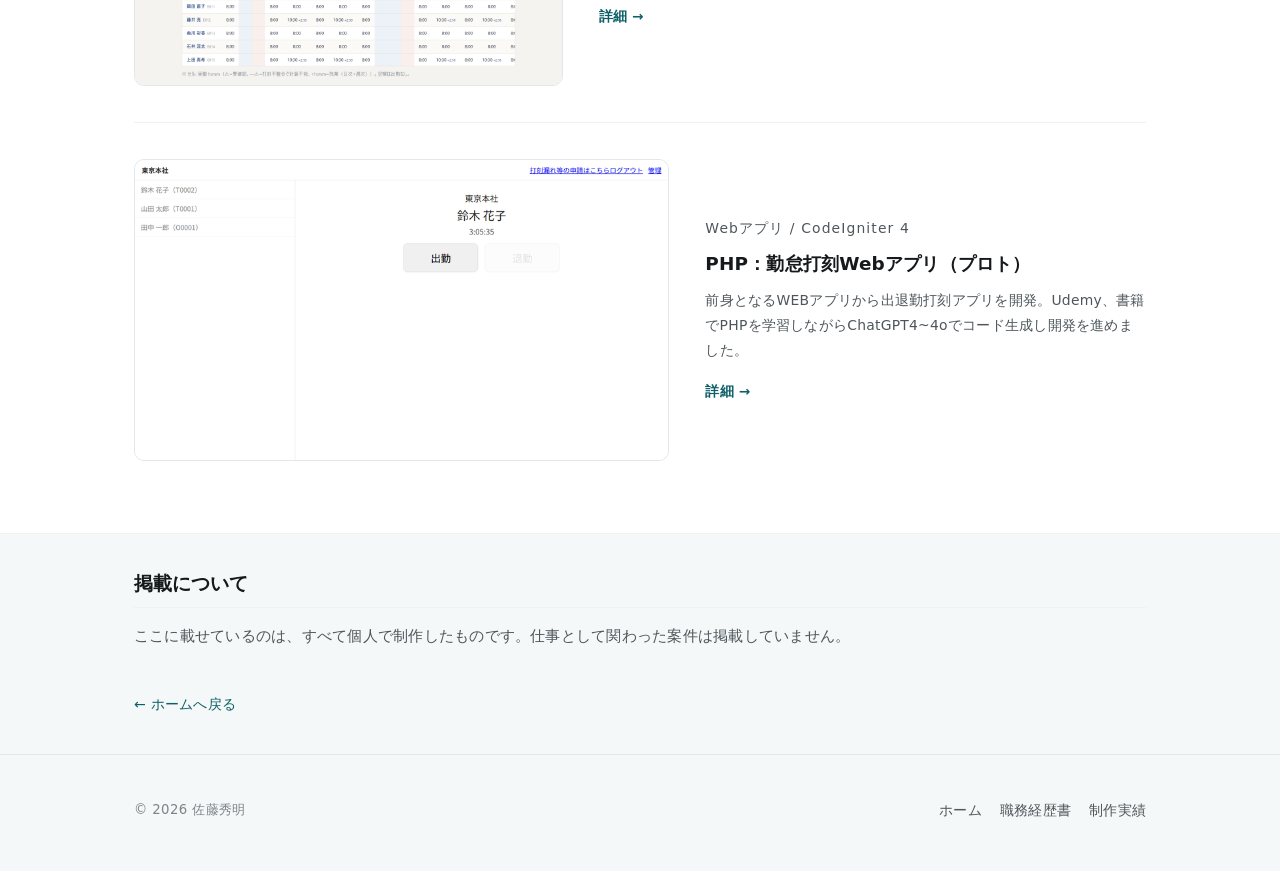
<file: works/index.html>
<!doctype html>
<html lang="ja">
<head>
<meta charset="utf-8">
<meta name="viewport" content="width=device-width, initial-scale=1">
<title>制作実績 | 佐藤秀明</title>
<meta name="description" content="佐藤秀明が個人で制作したものの一覧。App Storeで公開中のiOSアプリ「経理の家計簿」「Piano Chord」、勤怠打刻・管理アプリ、PHP：勤怠打刻Webアプリ（プロト）を掲載しています。">
<meta property="og:type" content="website">
<meta property="og:site_name" content="佐藤秀明 ポートフォリオ">
<meta property="og:title" content="制作実績 | 佐藤秀明">
<meta property="og:description" content="個人で企画・設計・実装したiOSアプリとWebアプリケーションの一覧です。">
<meta property="og:image" content="https://fozu.jp/assets/og.png">
<meta name="twitter:card" content="summary_large_image">
<link rel="icon" type="image/svg+xml" href="../assets/favicon.svg">
<link rel="stylesheet" href="../assets/css/style.css">
</head>
<body>
<a class="skip-link" href="#main">本文へスキップ</a>

<header class="site-header">
  <div class="wrap">
    <a class="brand" href="../index.html"><span class="mark" aria-hidden="true"></span>佐藤秀明 ポートフォリオ</a>
    <nav class="site-nav" aria-label="メインナビゲーション">
      <ul>
        <li><a href="../index.html">ホーム</a></li>
        <li><a href="../resume/index.html">職務経歴書</a></li>
        <li><a href="index.html" aria-current="page">制作実績</a></li>
      </ul>
    </nav>
  </div>
</header>

<main id="main">
  <div class="wrap page-head">
    <span class="eyebrow">Works</span>
    <h1>制作実績</h1>
    <p class="lead">個人で開発を行ったものです。</p>
  </div>

  <section class="section">
    <div class="wrap">
      <ul class="card-grid">

        <li class="card">
          <a class="card-shot" href="../apps/kakeibo/index.html">
            <div class="gallery-img gallery-split">
              <img src="../assets/img/kakeibo-cal.png" width="564" height="1121" alt="家計簿アプリのカレンダー画面">
              <img src="../assets/img/kakeibo-entry.png" width="565" height="1121" alt="家計簿アプリの入力画面">
            </div>
          </a>
          <div class="card-body">
            <p class="card-kicker">iOSアプリ / Flutter</p>
            <h3><a href="../apps/kakeibo/index.html">経理の家計簿</a></h3>
            <p>「カレンダー起点で管理できる家計簿アプリが欲しい」という母親からの要望を受け、Claude Codeで開発を行いました。</p>
            <div class="card-foot">
              <a class="status status-live" href="https://apps.apple.com/jp/app/id6787148425" rel="noopener">App Store公開中</a>
              <span class="card-links"><a class="card-more" href="https://apps.apple.com/jp/app/id6787148425" rel="noopener">App Store</a> <a class="card-more" href="https://github.com/HIDE-Fozu/kakeibo-app" rel="noopener">GitHub</a> <a class="card-more" href="../apps/kakeibo/index.html">詳細</a></span>
            </div>
          </div>
        </li>

        <li class="card">
          <a class="card-shot" href="https://apps.apple.com/jp/app/piano-chord/id6763088091" rel="noopener">
            <div class="gallery-img gallery-split">
              <img src="../assets/img/pianochord-single.png" width="564" height="1225" alt="Piano Chordの再生モード画面。鍵盤にCコードの構成音がハイライトされ、ルート音とコード種のボタンが並んでいる">
              <img src="../assets/img/pianochord-progression.png" width="564" height="1225" alt="Piano Chordのコード進行モード画面。Cmaj7からG7までの4つのコードとBPM設定、再生ボタンが並んでいる">
            </div>
          </a>
          <div class="card-body">
            <p class="card-kicker">iOSアプリ / Flutter</p>
            <h3><a href="https://apps.apple.com/jp/app/piano-chord/id6763088091" rel="noopener">Piano Chord</a></h3>
            <p>作曲をしたいと思うもののコードを覚えるのは大変なので「直感的に鳴らせるアプリを作ろう」と思いClaude Codeで開発しました。</p>
            <div class="card-foot">
              <a class="status status-live" href="https://apps.apple.com/jp/app/piano-chord/id6763088091" rel="noopener">App Store公開中</a>
              <a class="card-more" href="https://apps.apple.com/jp/app/piano-chord/id6763088091" rel="noopener">App Store</a>
            </div>
          </div>
        </li>

        <li class="card">
          <a class="card-shot" href="backoffice/index.html">
            <div class="gallery-img">
              <img src="../assets/img/bo-attendance.png" width="1280" height="900" alt="管理者の勤怠マトリクス画面。従業員を縦、日付を横に並べた表に実働時間が入っている">
            </div>
          </a>
          <div class="card-body">
            <p class="card-kicker">Webアプリ / Next.js</p>
            <h3><a href="backoffice/index.html">勤怠打刻・管理アプリ</a></h3>
            <p>↓で作成したWEBアプリが完成に至らなかったのでリベンジでClaude Codeを使い開発しましたが、自分はセキュリティや負荷の面で何も理解していないと痛感しました。人に自信を持って提供できるアプリを開発するために学習中です。</p>
            <div class="card-foot">
              <a class="card-more" href="backoffice/index.html">詳細</a>
            </div>
          </div>
        </li>

        <li class="card">
          <a class="card-shot" href="kintai-ci4/index.html">
            <div class="gallery-img">
              <img src="../assets/img/kintai-thumb.png" width="816" height="459" alt="勤怠打刻の画面。左に従業員の一覧、右に選択中の従業員名と出勤・退勤のボタンが並んでいる">
            </div>
          </a>
          <div class="card-body">
            <p class="card-kicker">Webアプリ / CodeIgniter 4</p>
            <h3><a href="kintai-ci4/index.html">PHP：勤怠打刻Webアプリ（プロト）</a></h3>
            <p>前身となるWEBアプリから出退勤打刻アプリを開発。Udemy、書籍でPHPを学習しながらChatGPT4~4oでコード生成し開発を進めました。</p>
            <div class="card-foot">
              <a class="card-more" href="kintai-ci4/index.html">詳細</a>
            </div>
          </div>
        </li>

      </ul>
    </div>
  </section>

  <section class="section section-soft">
    <div class="wrap prose">
      <h2>掲載について</h2>
      <p>ここに載せているのは、すべて個人で制作したものです。仕事として関わった案件は掲載していません。</p>
      <a class="backlink" href="../index.html">ホームへ戻る</a>
    </div>
  </section>
</main>

<footer class="site-footer">
  <div class="wrap">
    <p class="copyright">&copy; 2026 佐藤秀明</p>
    <ul class="footer-links">
      <li><a href="../index.html">ホーム</a></li>
      <li><a href="../resume/index.html">職務経歴書</a></li>
      <li><a href="index.html">制作実績</a></li>
    </ul>
  </div>
</footer>
</body>
</html>
</file>
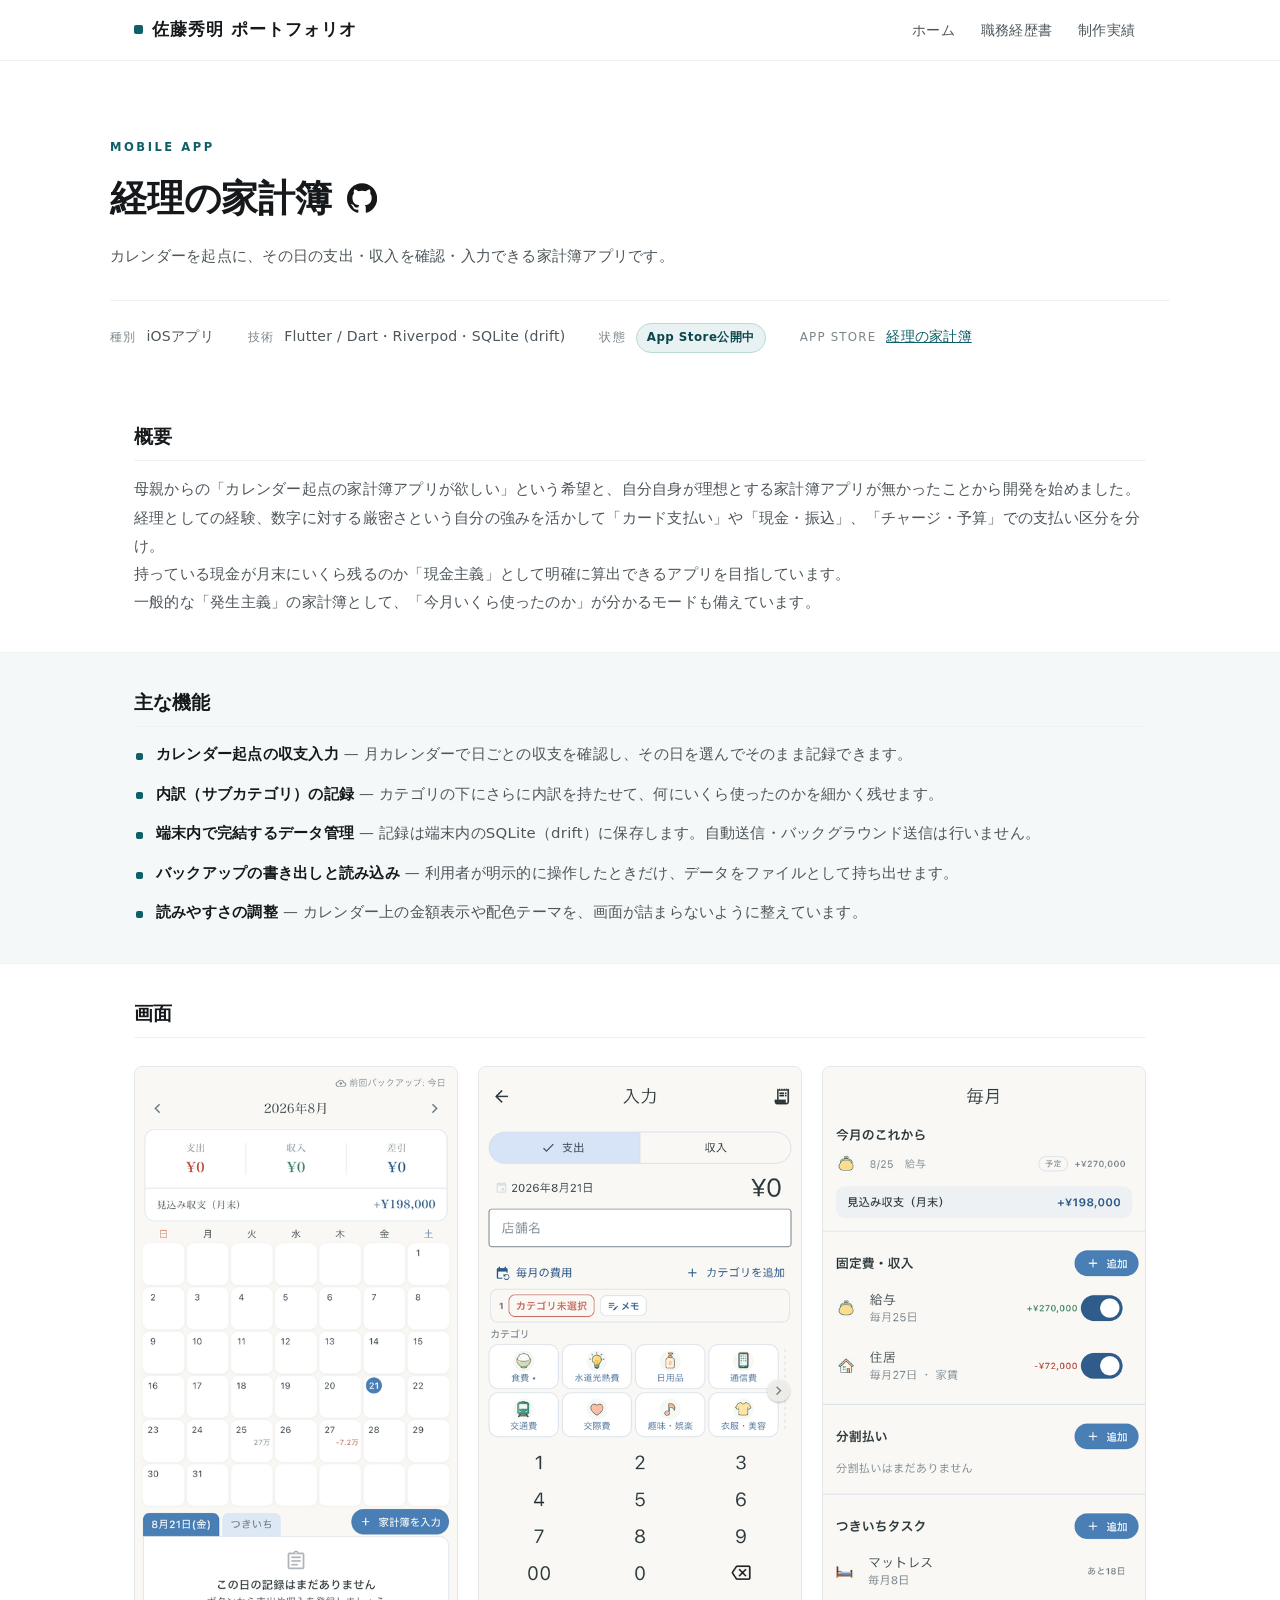
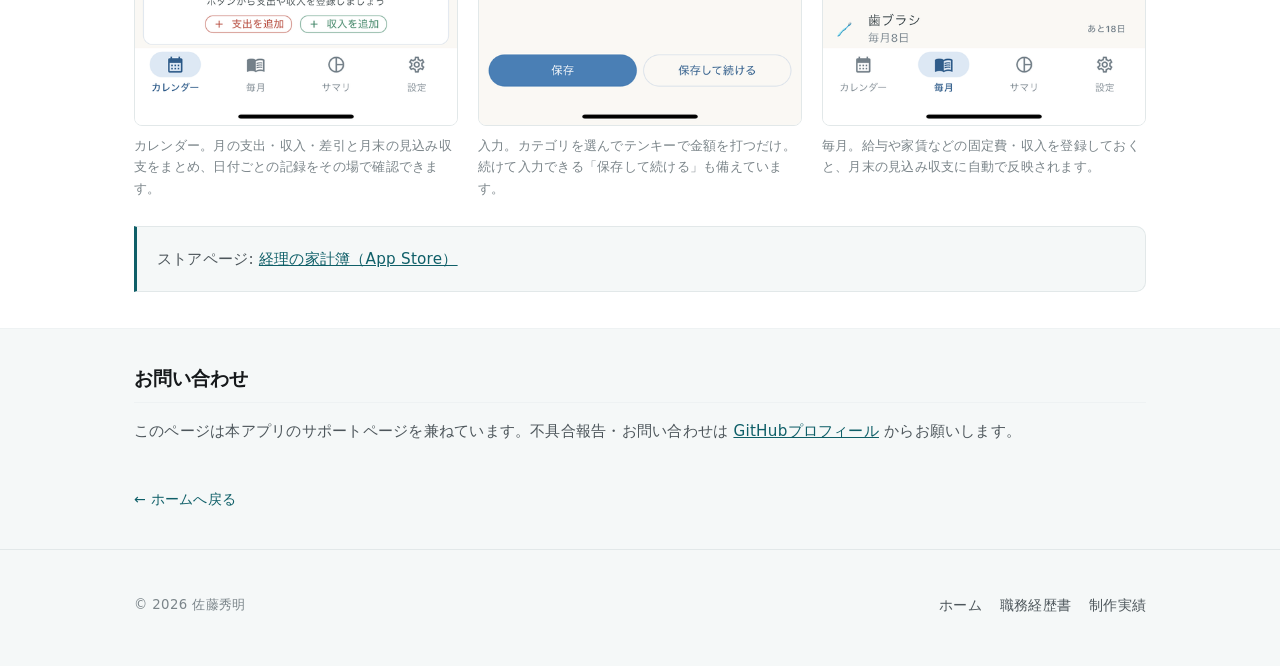
<file: apps/kakeibo/index.html>
<!doctype html>
<html lang="ja">
<head>
<meta charset="utf-8">
<meta name="viewport" content="width=device-width, initial-scale=1">
<title>経理の家計簿 | 佐藤秀明</title>
<meta name="description" content="カレンダーを起点に、その日の支出・収入を確認・入力できる家計簿アプリです。">
<meta property="og:type" content="article">
<meta property="og:site_name" content="佐藤秀明 ポートフォリオ">
<meta property="og:title" content="経理の家計簿 | 佐藤秀明">
<meta property="og:description" content="カレンダーを起点に、その日の支出・収入を確認・入力できる家計簿アプリです。">
<meta property="og:image" content="https://fozu.jp/assets/og.png">
<meta name="twitter:card" content="summary_large_image">
<link rel="icon" type="image/svg+xml" href="../../assets/favicon.svg">
<link rel="stylesheet" href="../../assets/css/style.css">
<link rel="stylesheet" href="../../assets/css/shared.css">
</head>
<body>
<a class="skip-link" href="#main">本文へスキップ</a>

<header class="site-header">
  <div class="wrap">
    <a class="brand" href="../../index.html"><span class="mark" aria-hidden="true"></span>佐藤秀明 ポートフォリオ</a>
    <nav class="site-nav" aria-label="メインナビゲーション">
      <ul>
        <li><a href="../../index.html">ホーム</a></li>
        <li><a href="../../resume/index.html">職務経歴書</a></li>
        <li><a href="../../works/index.html">制作実績</a></li>
      </ul>
    </nav>
  </div>
</header>

<main id="main">
  <div class="wrap page-head">
    <span class="eyebrow">Mobile App</span>
    <h1>経理の家計簿<a class="title-repo" href="https://github.com/HIDE-Fozu/kakeibo-app" rel="noopener" aria-label="GitHubリポジトリ HIDE-Fozu/kakeibo-app" title="GitHubでソースを見る"><span class="tech-logo" data-icon="github"></span></a></h1>
    <p class="lead">カレンダーを起点に、その日の支出・収入を確認・入力できる家計簿アプリです。</p>
    <dl class="detail-meta">
      <div><dt>種別</dt><dd>iOSアプリ</dd></div>
      <div><dt>技術</dt><dd>Flutter / Dart・Riverpod・SQLite (drift)</dd></div>
      <div><dt>状態</dt><dd><a class="status status-live" href="https://apps.apple.com/jp/app/id6787148425" rel="noopener">App Store公開中</a></dd></div>
      <div><dt>App Store</dt><dd><a href="https://apps.apple.com/jp/app/id6787148425" rel="noopener">経理の家計簿</a></dd></div>
    </dl>
  </div>

  <section class="section">
    <div class="wrap prose">
      <h2>概要</h2>
      <p>母親からの「カレンダー起点の家計簿アプリが欲しい」という希望と、自分自身が理想とする家計簿アプリが無かったことから開発を始めました。<br>
      経理としての経験、数字に対する厳密さという自分の強みを活かして「カード支払い」や「現金・振込」、「チャージ・予算」での支払い区分を分け。<br>
      持っている現金が月末にいくら残るのか「現金主義」として明確に算出できるアプリを目指しています。<br>
      一般的な「発生主義」の家計簿として、「今月いくら使ったのか」が分かるモードも備えています。</p>
    </div>
  </section>

  <section class="section section-soft">
    <div class="wrap prose">
      <h2>主な機能</h2>
      <ul class="feature-list">
        <li><b>カレンダー起点の収支入力</b> — 月カレンダーで日ごとの収支を確認し、その日を選んでそのまま記録できます。</li>
        <li><b>内訳（サブカテゴリ）の記録</b> — カテゴリの下にさらに内訳を持たせて、何にいくら使ったのかを細かく残せます。</li>
        <li><b>端末内で完結するデータ管理</b> — 記録は端末内のSQLite（drift）に保存します。自動送信・バックグラウンド送信は行いません。</li>
        <li><b>バックアップの書き出しと読み込み</b> — 利用者が明示的に操作したときだけ、データをファイルとして持ち出せます。</li>
        <li><b>読みやすさの調整</b> — カレンダー上の金額表示や配色テーマを、画面が詰まらないように整えています。</li>
      </ul>
    </div>
  </section>

  <section class="section">
    <div class="wrap prose">
      <h2>画面</h2>
      <ul class="shots shots-phone">
        <li>
          <figure>
            <img src="../../assets/img/kakeibo-calendar.png" width="480" height="980" alt="カレンダー画面。月の支出・収入・差引と見込み収支、日別の記録が並んでいる">
            <figcaption>カレンダー。月の支出・収入・差引と月末の見込み収支をまとめ、日付ごとの記録をその場で確認できます。</figcaption>
          </figure>
        </li>
        <li>
          <figure>
            <img src="../../assets/img/kakeibo-input.png" width="480" height="980" alt="入力画面。支出と収入の切り替え、店舗名、カテゴリの一覧、テンキーが並んでいる">
            <figcaption>入力。カテゴリを選んでテンキーで金額を打つだけ。続けて入力できる「保存して続ける」も備えています。</figcaption>
          </figure>
        </li>
        <li>
          <figure>
            <img src="../../assets/img/kakeibo-monthly.png" width="480" height="980" alt="毎月画面。固定費・収入の一覧、分割払い、つきいちタスクが並んでいる">
            <figcaption>毎月。給与や家賃などの固定費・収入を登録しておくと、月末の見込み収支に自動で反映されます。</figcaption>
          </figure>
        </li>
      </ul>
      <p class="note">ストアページ: <a href="https://apps.apple.com/jp/app/id6787148425" rel="noopener">経理の家計簿（App Store）</a></p>
    </div>
  </section>

  <section class="section section-soft">
    <div class="wrap prose">
      <h2>お問い合わせ</h2>
      <p>このページは本アプリのサポートページを兼ねています。不具合報告・お問い合わせは <a href="https://github.com/HIDE-Fozu" rel="noopener">GitHubプロフィール</a> からお願いします。</p>
      <a class="backlink" href="../../index.html">ホームへ戻る</a>
    </div>
  </section>
</main>

<footer class="site-footer">
  <div class="wrap">
    <p class="copyright">&copy; 2026 佐藤秀明</p>
    <ul class="footer-links">
      <li><a href="../../index.html">ホーム</a></li>
      <li><a href="../../resume/index.html">職務経歴書</a></li>
      <li><a href="../../works/index.html">制作実績</a></li>
    </ul>
  </div>
</footer>
<script src="../../assets/js/tech-icons.js"></script>
</body>
</html>
</file>
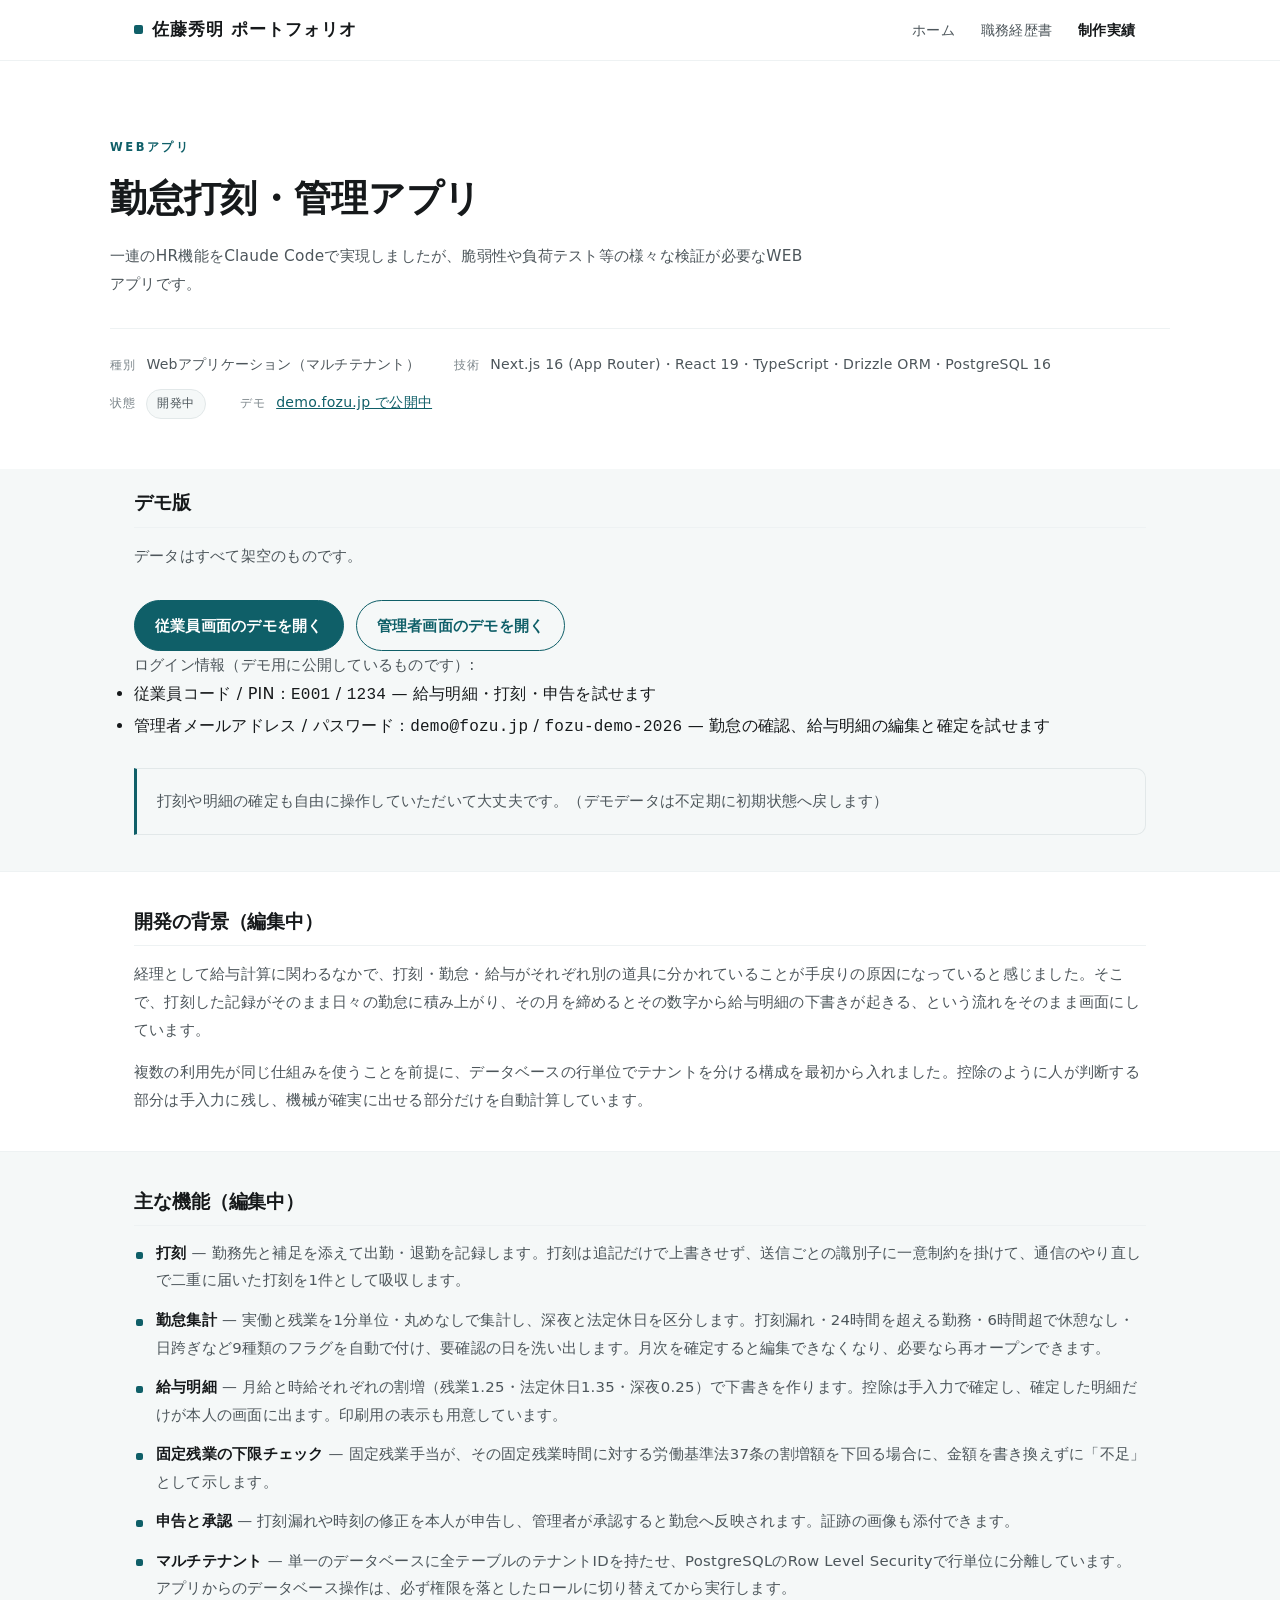
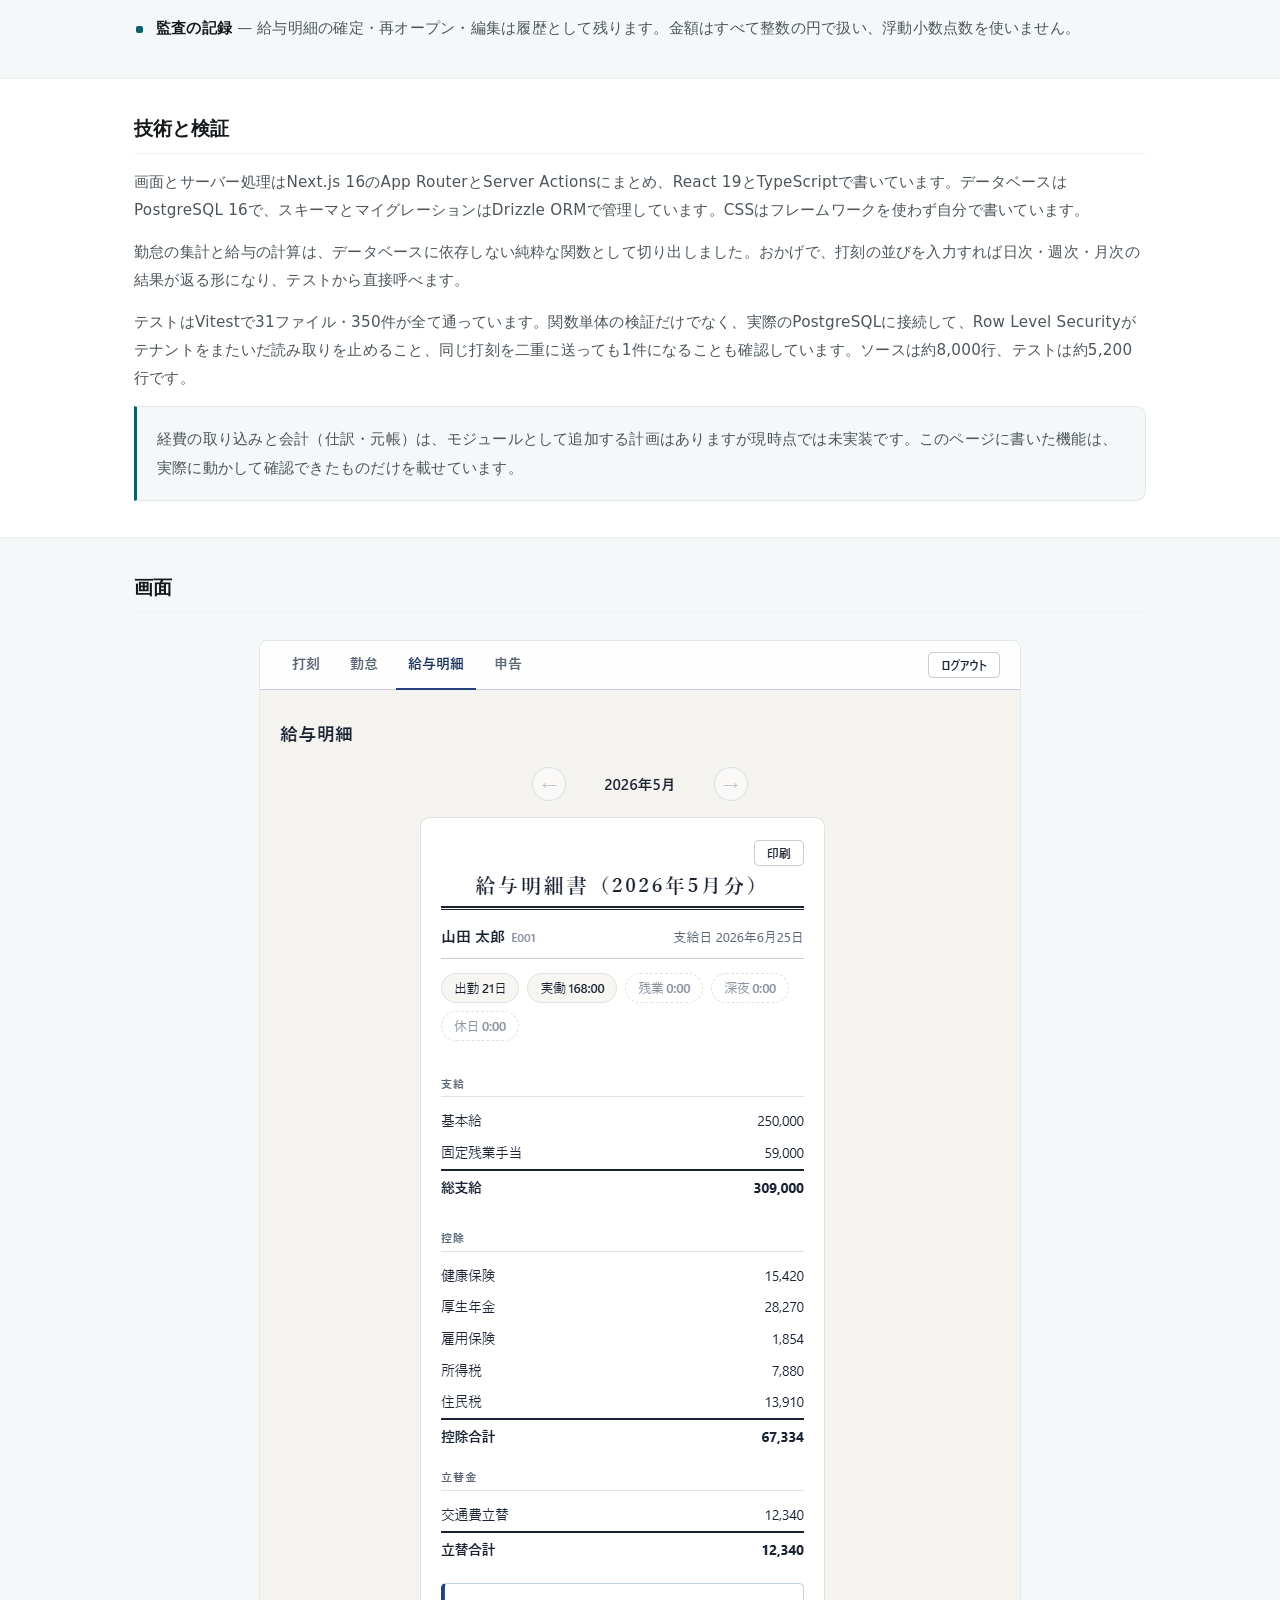
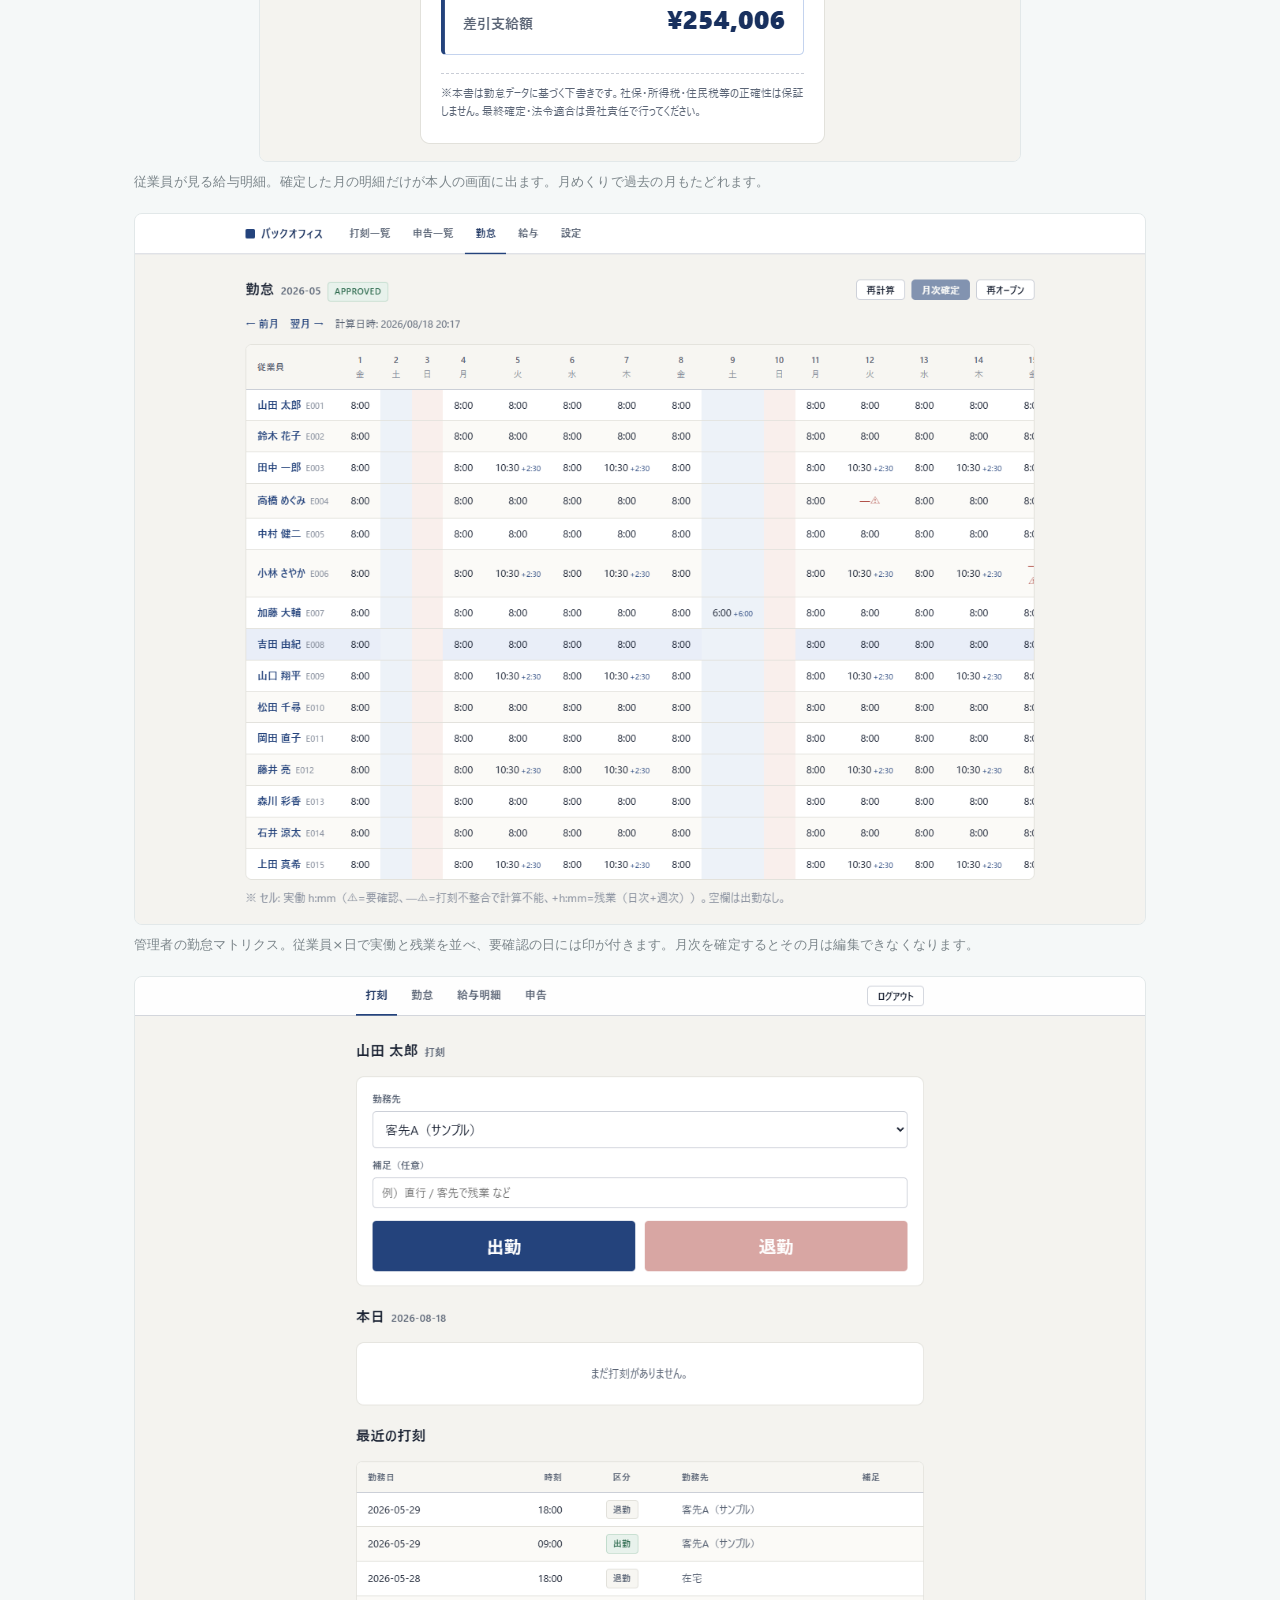
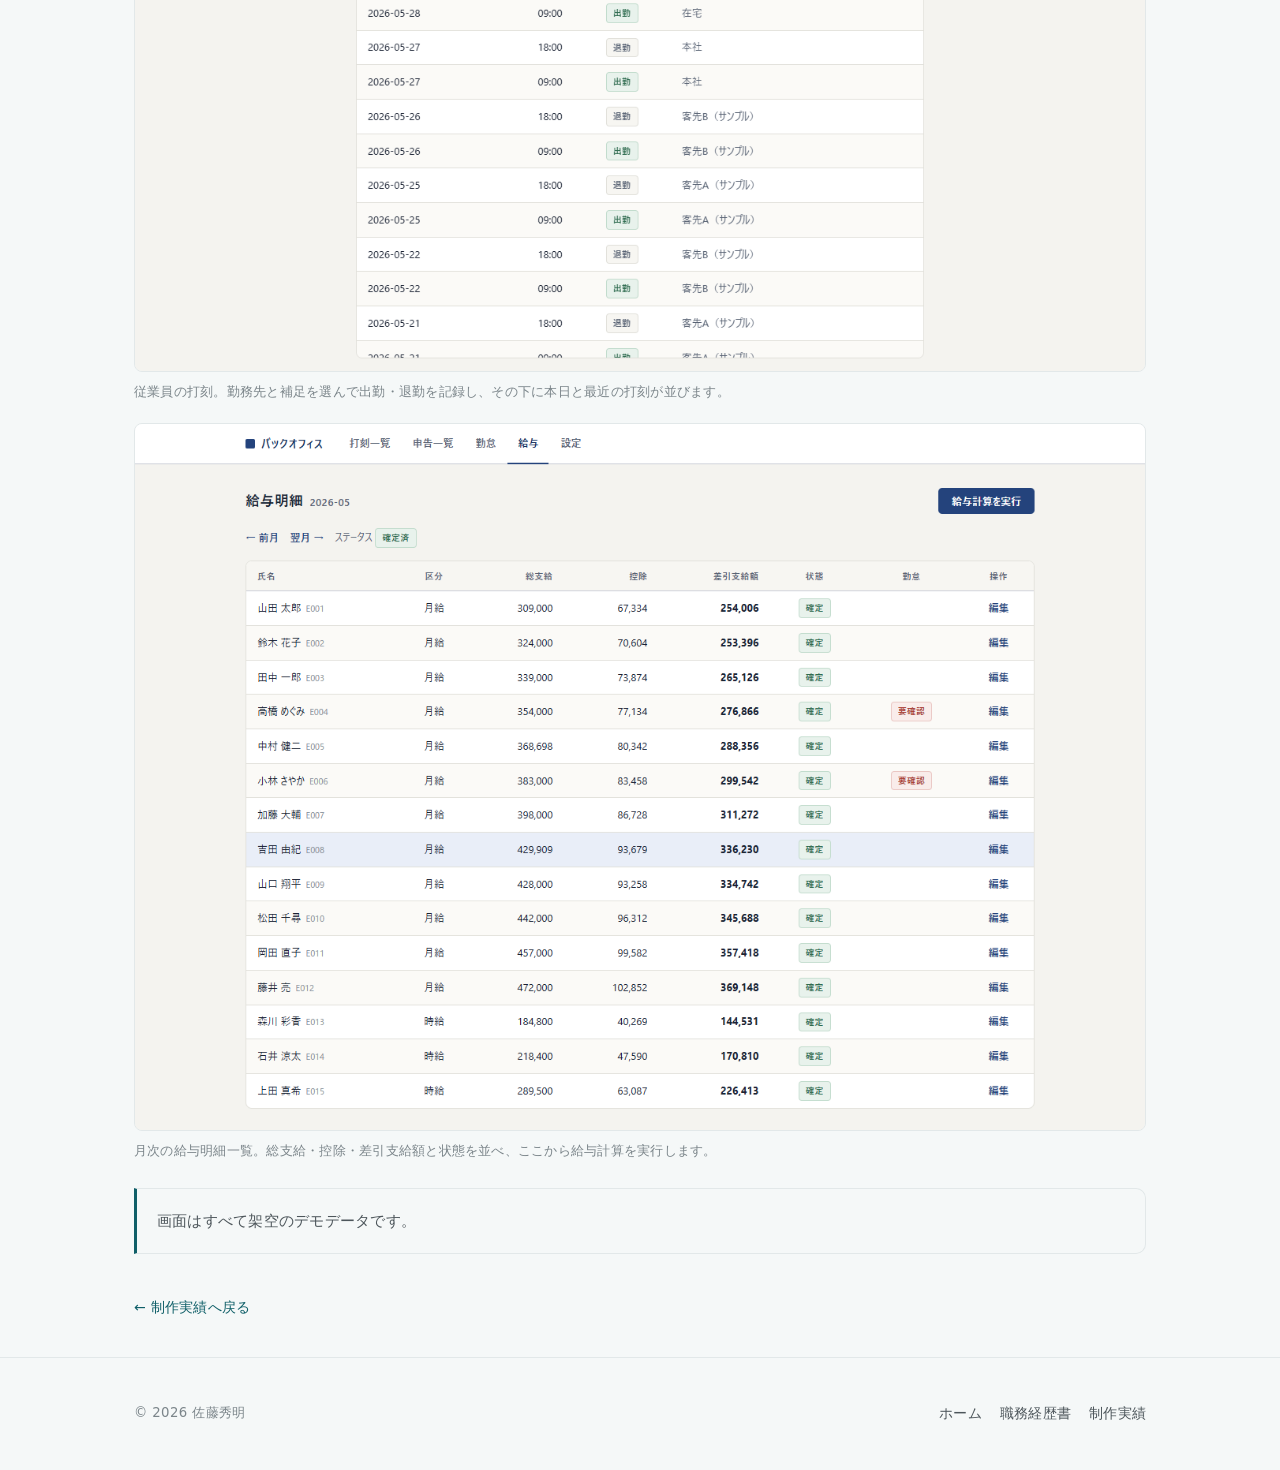
<file: works/backoffice/index.html>
<!doctype html>
<html lang="ja">
<head>
<meta charset="utf-8">
<meta name="viewport" content="width=device-width, initial-scale=1">
<title>勤怠打刻・管理アプリ | 佐藤秀明</title>
<meta name="description" content="打刻から勤怠集計・給与明細までを一気通貫で扱うマルチテナントSaaS。PostgreSQLのRow Level Securityでテナントを分離し、350件の自動テストで検証しています。">
<meta property="og:type" content="article">
<meta property="og:site_name" content="佐藤秀明 ポートフォリオ">
<meta property="og:title" content="勤怠打刻・管理アプリ | 佐藤秀明">
<meta property="og:description" content="打刻から勤怠集計・給与明細までを一気通貫で扱うマルチテナントSaaS。Next.js 16 / PostgreSQL 16で開発中です。">
<meta property="og:image" content="https://fozu.jp/assets/og.png">
<meta name="twitter:card" content="summary_large_image">
<link rel="icon" type="image/svg+xml" href="../../assets/favicon.svg">
<link rel="stylesheet" href="../../assets/css/style.css">
</head>
<body>
<a class="skip-link" href="#main">本文へスキップ</a>

<header class="site-header">
  <div class="wrap">
    <a class="brand" href="../../index.html"><span class="mark" aria-hidden="true"></span>佐藤秀明 ポートフォリオ</a>
    <nav class="site-nav" aria-label="メインナビゲーション">
      <ul>
        <li><a href="../../index.html">ホーム</a></li>
        <li><a href="../../resume/index.html">職務経歴書</a></li>
        <li><a href="../index.html" aria-current="page">制作実績</a></li>
      </ul>
    </nav>
  </div>
</header>

<main id="main">
  <div class="wrap page-head">
    <span class="eyebrow">Webアプリ</span>
    <h1>勤怠打刻・管理アプリ</h1>
    <p class="lead">一連のHR機能をClaude Codeで実現しましたが、脆弱性や負荷テスト等の様々な検証が必要なWEBアプリです。</p>
    <dl class="detail-meta">
      <div><dt>種別</dt><dd>Webアプリケーション（マルチテナント）</dd></div>
      <div><dt>技術</dt><dd>Next.js 16 (App Router)・React 19・TypeScript・Drizzle ORM・PostgreSQL 16</dd></div>
      <div><dt>状態</dt><dd><span class="status">開発中</span></dd></div>
      <div><dt>デモ</dt><dd><a href="https://demo.fozu.jp/login" rel="noopener">demo.fozu.jp で公開中</a></dd></div>
    </dl>
  </div>

  <section class="section section-soft">
    <div class="wrap prose">
      <h2>デモ版</h2>
      <p>データはすべて架空のものです。</p>
      <div class="hero-actions">
        <a class="btn btn-primary" href="https://demo.fozu.jp/login" rel="noopener">従業員画面のデモを開く</a>
        <a class="btn btn-ghost" href="https://demo.fozu.jp/admin/login" rel="noopener">管理者画面のデモを開く</a>
      </div>
      <p>ログイン情報（デモ用に公開しているものです）:</p>
      <ul>
        <li>従業員コード / PIN：<code>E001</code> / <code>1234</code> — 給与明細・打刻・申告を試せます</li>
        <li>管理者メールアドレス / パスワード：<code>demo@fozu.jp</code> / <code>fozu-demo-2026</code> — 勤怠の確認、給与明細の編集と確定を試せます</li>
      </ul>
      <p class="note">打刻や明細の確定も自由に操作していただいて大丈夫です。（デモデータは不定期に初期状態へ戻します）</p>
    </div>
  </section>

  <section class="section">
    <div class="wrap prose">
      <h2>開発の背景（編集中）</h2>
      <p>経理として給与計算に関わるなかで、打刻・勤怠・給与がそれぞれ別の道具に分かれていることが手戻りの原因になっていると感じました。そこで、打刻した記録がそのまま日々の勤怠に積み上がり、その月を締めるとその数字から給与明細の下書きが起きる、という流れをそのまま画面にしています。</p>
      <p>複数の利用先が同じ仕組みを使うことを前提に、データベースの行単位でテナントを分ける構成を最初から入れました。控除のように人が判断する部分は手入力に残し、機械が確実に出せる部分だけを自動計算しています。</p>
    </div>
  </section>

  <section class="section section-soft">
    <div class="wrap prose">
      <h2>主な機能（編集中）</h2>
      <ul class="feature-list">
        <li><b>打刻</b> — 勤務先と補足を添えて出勤・退勤を記録します。打刻は追記だけで上書きせず、送信ごとの識別子に一意制約を掛けて、通信のやり直しで二重に届いた打刻を1件として吸収します。</li>
        <li><b>勤怠集計</b> — 実働と残業を1分単位・丸めなしで集計し、深夜と法定休日を区分します。打刻漏れ・24時間を超える勤務・6時間超で休憩なし・日跨ぎなど9種類のフラグを自動で付け、要確認の日を洗い出します。月次を確定すると編集できなくなり、必要なら再オープンできます。</li>
        <li><b>給与明細</b> — 月給と時給それぞれの割増（残業1.25・法定休日1.35・深夜0.25）で下書きを作ります。控除は手入力で確定し、確定した明細だけが本人の画面に出ます。印刷用の表示も用意しています。</li>
        <li><b>固定残業の下限チェック</b> — 固定残業手当が、その固定残業時間に対する労働基準法37条の割増額を下回る場合に、金額を書き換えずに「不足」として示します。</li>
        <li><b>申告と承認</b> — 打刻漏れや時刻の修正を本人が申告し、管理者が承認すると勤怠へ反映されます。証跡の画像も添付できます。</li>
        <li><b>マルチテナント</b> — 単一のデータベースに全テーブルのテナントIDを持たせ、PostgreSQLのRow Level Securityで行単位に分離しています。アプリからのデータベース操作は、必ず権限を落としたロールに切り替えてから実行します。</li>
        <li><b>監査の記録</b> — 給与明細の確定・再オープン・編集は履歴として残ります。金額はすべて整数の円で扱い、浮動小数点数を使いません。</li>
      </ul>
    </div>
  </section>

  <section class="section">
    <div class="wrap prose">
      <h2>技術と検証</h2>
      <p>画面とサーバー処理はNext.js 16のApp RouterとServer Actionsにまとめ、React 19とTypeScriptで書いています。データベースはPostgreSQL 16で、スキーマとマイグレーションはDrizzle ORMで管理しています。CSSはフレームワークを使わず自分で書いています。</p>
      <p>勤怠の集計と給与の計算は、データベースに依存しない純粋な関数として切り出しました。おかげで、打刻の並びを入力すれば日次・週次・月次の結果が返る形になり、テストから直接呼べます。</p>
      <p>テストはVitestで31ファイル・350件が全て通っています。関数単体の検証だけでなく、実際のPostgreSQLに接続して、Row Level Securityがテナントをまたいだ読み取りを止めること、同じ打刻を二重に送っても1件になることも確認しています。ソースは約8,000行、テストは約5,200行です。</p>
      <p class="note">経費の取り込みと会計（仕訳・元帳）は、モジュールとして追加する計画はありますが現時点では未実装です。このページに書いた機能は、実際に動かして確認できたものだけを載せています。</p>
    </div>
  </section>

  <section class="section section-soft">
    <div class="wrap prose">
      <h2>画面</h2>
      <ul class="shots shots-native">
        <li>
          <figure>
            <img src="../../assets/img/bo-payslip.png" width="760" height="1120" alt="従業員の給与明細画面。支給・控除・立替金の内訳と差引支給額が縦に並んでいる">
            <figcaption>従業員が見る給与明細。確定した月の明細だけが本人の画面に出ます。月めくりで過去の月もたどれます。</figcaption>
          </figure>
        </li>
        <li>
          <figure>
            <img src="../../assets/img/bo-attendance.png" width="1280" height="900" alt="管理者の勤怠マトリクス画面。従業員を縦、日付を横に並べた表に実働時間が入っている">
            <figcaption>管理者の勤怠マトリクス。従業員×日で実働と残業を並べ、要確認の日には印が付きます。月次を確定するとその月は編集できなくなります。</figcaption>
          </figure>
        </li>
        <li>
          <figure>
            <img src="../../assets/img/bo-punch.png" width="1280" height="1260" alt="従業員の打刻画面。勤務先の選択、出勤と退勤のボタン、最近の打刻一覧が並んでいる">
            <figcaption>従業員の打刻。勤務先と補足を選んで出勤・退勤を記録し、その下に本日と最近の打刻が並びます。</figcaption>
          </figure>
        </li>
        <li>
          <figure>
            <img src="../../assets/img/bo-payroll.png" width="1280" height="895" alt="管理者の給与明細一覧画面。氏名ごとに総支給・控除・差引支給額と状態が並んだ表">
            <figcaption>月次の給与明細一覧。総支給・控除・差引支給額と状態を並べ、ここから給与計算を実行します。</figcaption>
          </figure>
        </li>
      </ul>
      <p class="note">画面はすべて架空のデモデータです。</p>
      <a class="backlink" href="../index.html">制作実績へ戻る</a>
    </div>
  </section>
</main>

<footer class="site-footer">
  <div class="wrap">
    <p class="copyright">&copy; 2026 佐藤秀明</p>
    <ul class="footer-links">
      <li><a href="../../index.html">ホーム</a></li>
      <li><a href="../../resume/index.html">職務経歴書</a></li>
      <li><a href="../index.html">制作実績</a></li>
    </ul>
  </div>
</footer>
</body>
</html>
</file>
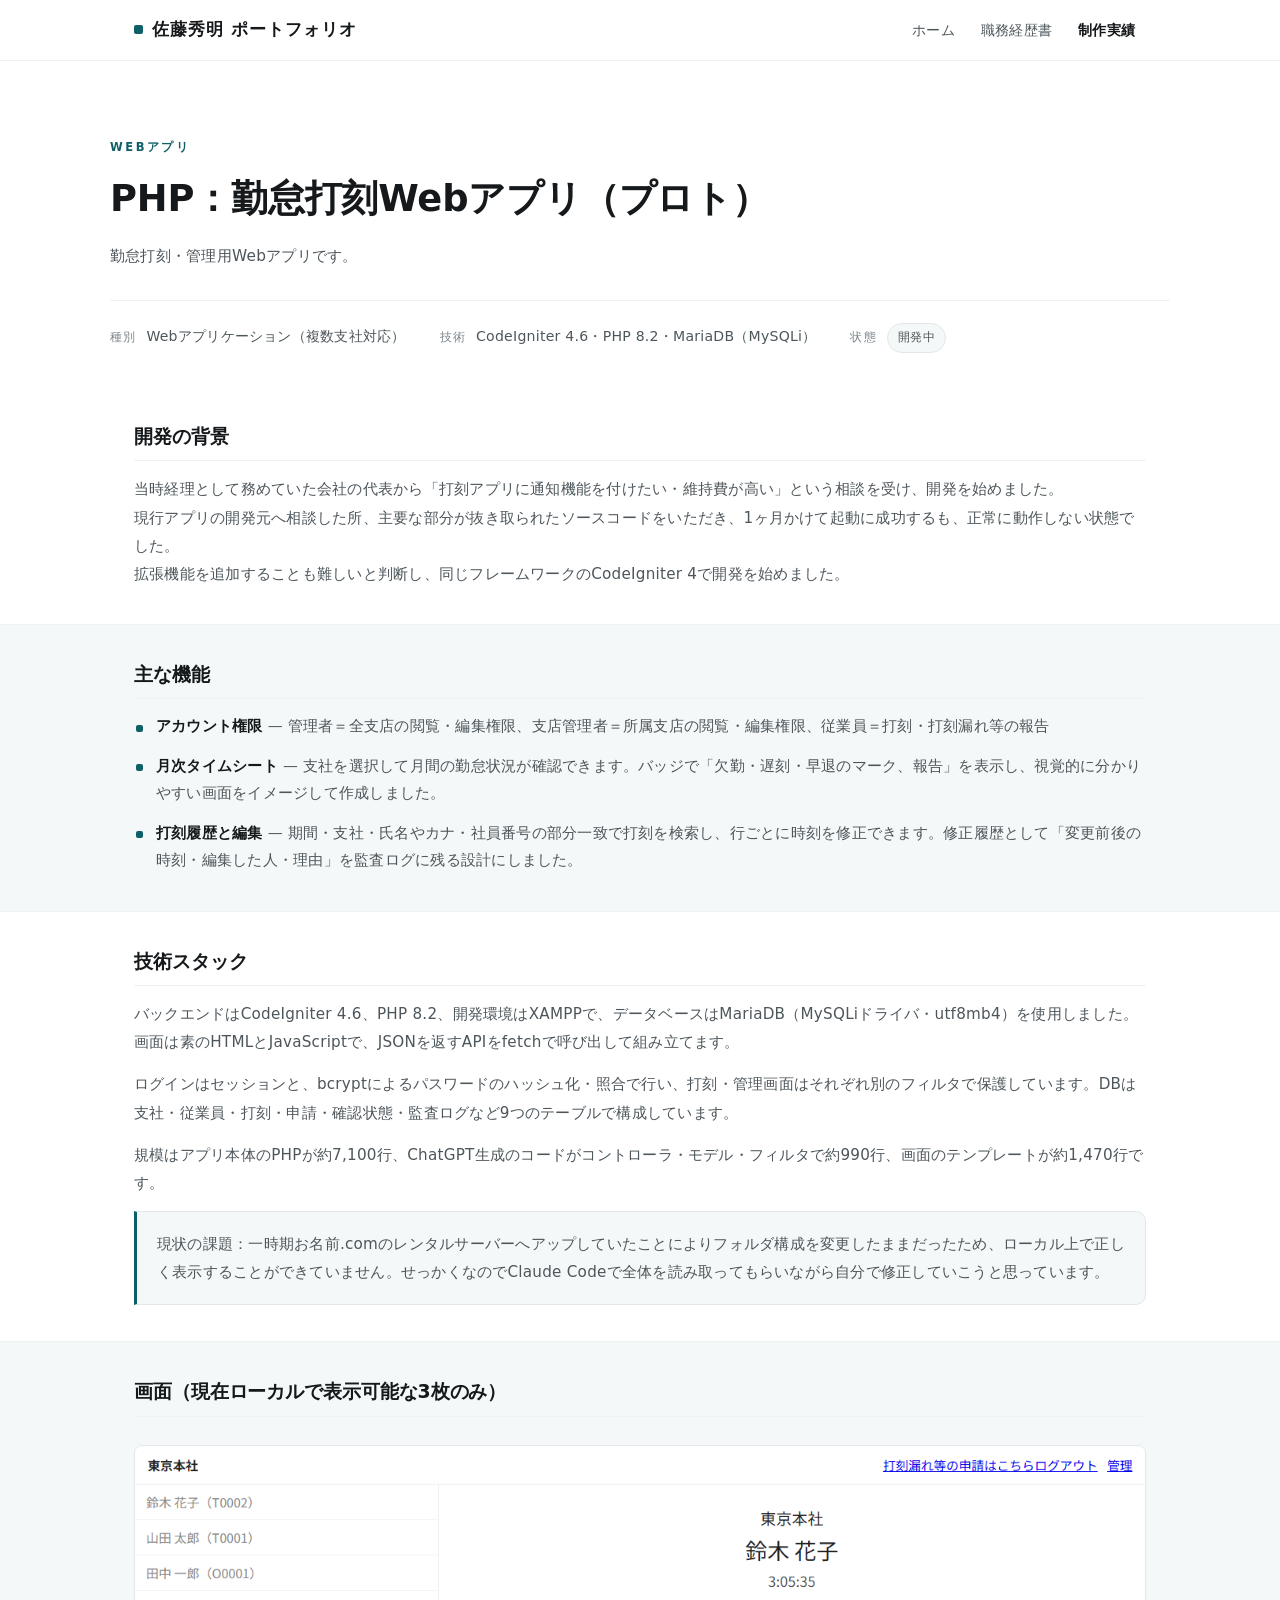
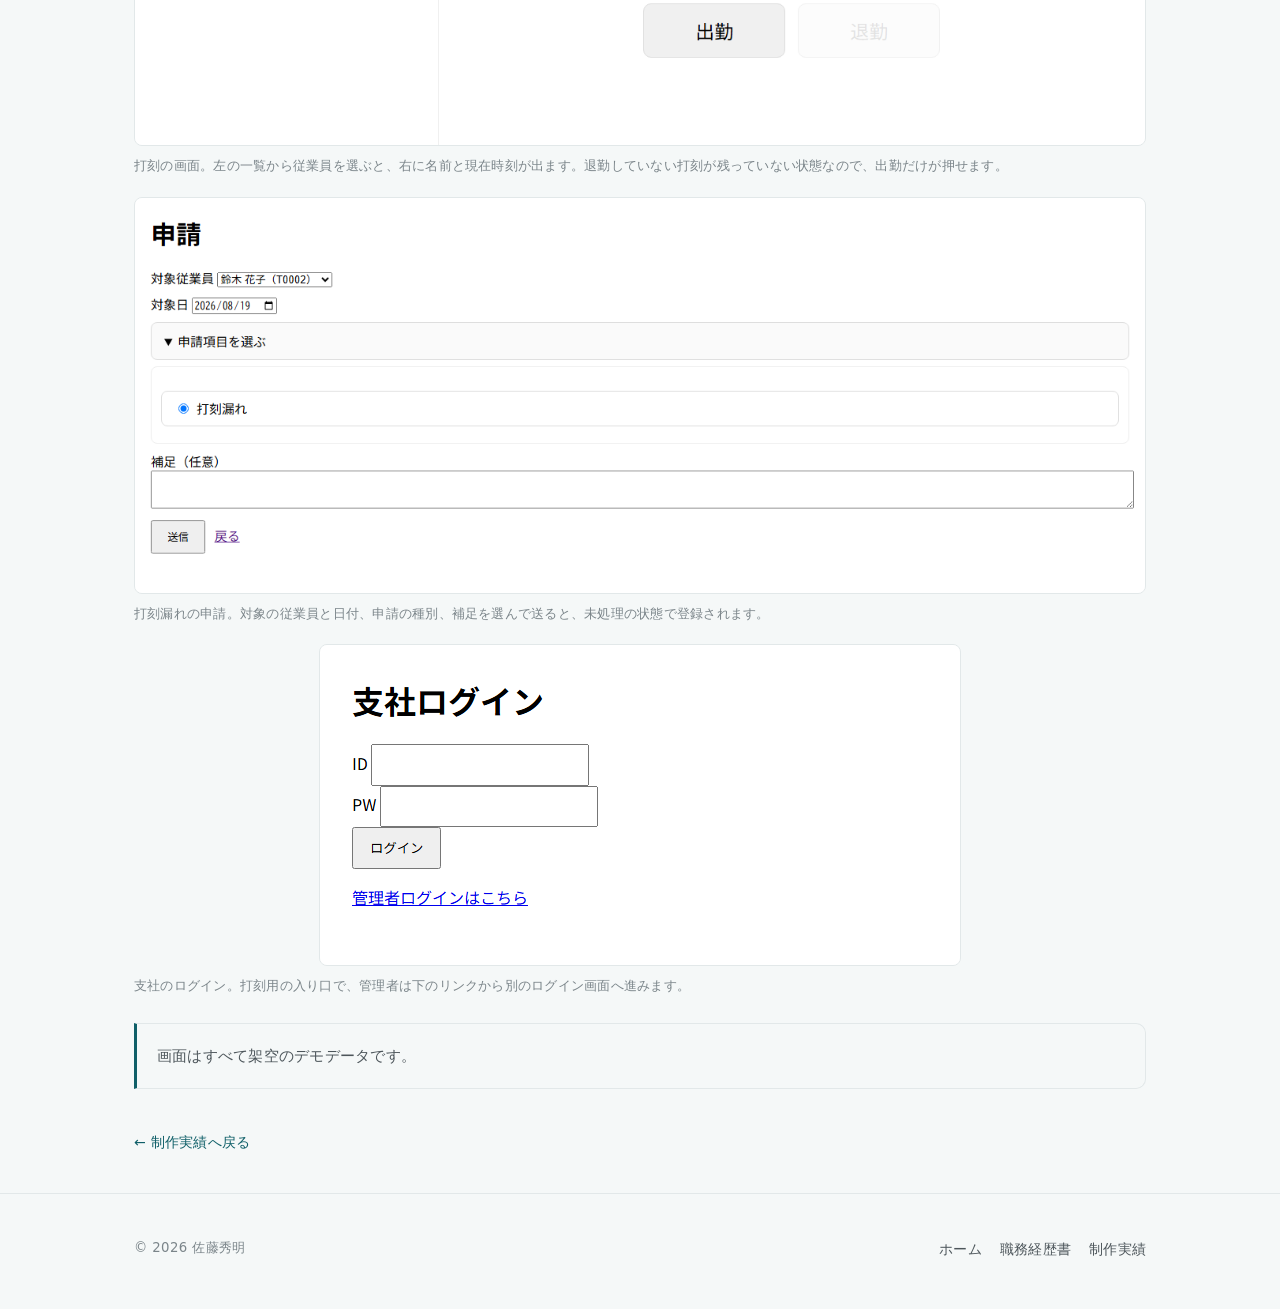
<file: works/kintai-ci4/index.html>
<!doctype html>
<html lang="ja">
<head>
<meta charset="utf-8">
<meta name="viewport" content="width=device-width, initial-scale=1">
<title>PHP：勤怠打刻Webアプリ（プロト） | 佐藤秀明</title>
<meta name="description" content="従業員がブラウザから出退勤を打刻するWebアプリ。打刻漏れ申請、役割別の管理者ログイン、打刻の監査ログを備えています。">
<meta property="og:type" content="article">
<meta property="og:site_name" content="佐藤秀明 ポートフォリオ">
<meta property="og:title" content="PHP：勤怠打刻Webアプリ（プロト） | 佐藤秀明">
<meta property="og:description" content="支社ごとのアカウントで共有端末にログインし、従業員が一覧から自分を選んで打刻するWebアプリ。CodeIgniter 4 / PHP 8.2 / MariaDBで開発中です。">
<meta property="og:image" content="https://fozu.jp/assets/og.png">
<meta name="twitter:card" content="summary_large_image">
<link rel="icon" type="image/svg+xml" href="../../assets/favicon.svg">
<link rel="stylesheet" href="../../assets/css/style.css">
</head>
<body>
<a class="skip-link" href="#main">本文へスキップ</a>

<header class="site-header">
  <div class="wrap">
    <a class="brand" href="../../index.html"><span class="mark" aria-hidden="true"></span>佐藤秀明 ポートフォリオ</a>
    <nav class="site-nav" aria-label="メインナビゲーション">
      <ul>
        <li><a href="../../index.html">ホーム</a></li>
        <li><a href="../../resume/index.html">職務経歴書</a></li>
        <li><a href="../index.html" aria-current="page">制作実績</a></li>
      </ul>
    </nav>
  </div>
</header>

<main id="main">
  <div class="wrap page-head">
    <span class="eyebrow">Webアプリ</span>
    <h1>PHP：勤怠打刻Webアプリ（プロト）</h1>
    <p class="lead">勤怠打刻・管理用Webアプリです。</p>
    <dl class="detail-meta">
      <div><dt>種別</dt><dd>Webアプリケーション（複数支社対応）</dd></div>
      <div><dt>技術</dt><dd>CodeIgniter 4.6・PHP 8.2・MariaDB（MySQLi）</dd></div>
      <div><dt>状態</dt><dd><span class="status">開発中</span></dd></div>
    </dl>
  </div>

  <section class="section">
    <div class="wrap prose">
      <h2>開発の背景</h2>
      <p>当時経理として務めていた会社の代表から「打刻アプリに通知機能を付けたい・維持費が高い」という相談を受け、開発を始めました。<br> 
  現行アプリの開発元へ相談した所、主要な部分が抜き取られたソースコードをいただき、1ヶ月かけて起動に成功するも、正常に動作しない状態でした。<br> 
  拡張機能を追加することも難しいと判断し、同じフレームワークのCodeIgniter 4で開発を始めました。</p>
    </div>
  </section>

  <section class="section section-soft">
    <div class="wrap prose">
      <h2>主な機能</h2>
      <ul class="feature-list">
        <li><b>アカウント権限</b> — 管理者＝全支店の閲覧・編集権限、支店管理者＝所属支店の閲覧・編集権限、従業員＝打刻・打刻漏れ等の報告</li>
        <li><b>月次タイムシート</b> — 支社を選択して月間の勤怠状況が確認できます。バッジで「欠勤・遅刻・早退のマーク、報告」を表示し、視覚的に分かりやすい画面をイメージして作成しました。</li>
        <li><b>打刻履歴と編集</b> — 期間・支社・氏名やカナ・社員番号の部分一致で打刻を検索し、行ごとに時刻を修正できます。修正履歴として「変更前後の時刻・編集した人・理由」を監査ログに残る設計にしました。</li>
      </ul>
    </div>
  </section>

  <section class="section">
    <div class="wrap prose">
      <h2>技術スタック</h2>
      <p>バックエンドはCodeIgniter 4.6、PHP 8.2、開発環境はXAMPPで、データベースはMariaDB（MySQLiドライバ・utf8mb4）を使用しました。
        画面は素のHTMLとJavaScriptで、JSONを返すAPIをfetchで呼び出して組み立てます。</p>
      <p>ログインはセッションと、bcryptによるパスワードのハッシュ化・照合で行い、打刻・管理画面はそれぞれ別のフィルタで保護しています。DBは支社・従業員・打刻・申請・確認状態・監査ログなど9つのテーブルで構成しています。</p>
      <p>規模はアプリ本体のPHPが約7,100行、ChatGPT生成のコードがコントローラ・モデル・フィルタで約990行、画面のテンプレートが約1,470行です。</p>
      <p class="note">現状の課題：一時期お名前.comのレンタルサーバーへアップしていたことによりフォルダ構成を変更したままだったため、ローカル上で正しく表示することができていません。せっかくなのでClaude Codeで全体を読み取ってもらいながら自分で修正していこうと思っています。</p>
    </div>
  </section>

  <section class="section section-soft">
    <div class="wrap prose">
      <h2>画面（現在ローカルで表示可能な3枚のみ）</h2>
      <ul class="shots shots-native">
        <li>
          <figure>
            <img src="../../assets/img/kintai-punch.png" width="1280" height="380" alt="打刻画面。左に従業員の一覧、右に支社名と選択中の従業員名、現在時刻、出勤と退勤のボタンが並んでいる">
            <figcaption>打刻の画面。左の一覧から従業員を選ぶと、右に名前と現在時刻が出ます。退勤していない打刻が残っていない状態なので、出勤だけが押せます。</figcaption>
          </figure>
        </li>
        <li>
          <figure>
            <img src="../../assets/img/kintai-apply.png" width="1280" height="500" alt="打刻漏れ等の申請フォーム。対象従業員、対象日、申請項目、補足の入力欄と送信ボタンが並んでいる">
            <figcaption>打刻漏れの申請。対象の従業員と日付、申請の種別、補足を選んで送ると、未処理の状態で登録されます。</figcaption>
          </figure>
        </li>
        <li>
          <figure>
            <img src="../../assets/img/kintai-login.png" width="640" height="320" alt="支社ログイン画面。IDとパスワードの入力欄、ログインボタン、管理者ログインへのリンクが並んでいる">
            <figcaption>支社のログイン。打刻用の入り口で、管理者は下のリンクから別のログイン画面へ進みます。</figcaption>
          </figure>
        </li>
      </ul>
      <p class="note">画面はすべて架空のデモデータです。</p>
      <a class="backlink" href="../index.html">制作実績へ戻る</a>
    </div>
  </section>
</main>

<footer class="site-footer">
  <div class="wrap">
    <p class="copyright">&copy; 2026 佐藤秀明</p>
    <ul class="footer-links">
      <li><a href="../../index.html">ホーム</a></li>
      <li><a href="../../resume/index.html">職務経歴書</a></li>
      <li><a href="../index.html">制作実績</a></li>
    </ul>
  </div>
</footer>
</body>
</html>
</file>
<file: assets/css/style.css>
@charset "UTF-8";

/* ============================================================
   fozu.jp — 共有スタイル
   素のCSS1本。外部CDN・Webフォント不使用。
   ============================================================ */

/* --- 1. トークン ------------------------------------------- */
:root {
  --bg: #ffffff;
  --bg-soft: #f5f8f8;
  --bg-tint: #eef5f5;
  --ink: #16191b;
  --ink-2: #4d565b;
  --ink-3: #7b858a;
  --line: #e2e8e9;
  --line-soft: #eef2f3;
  --accent: #0f5f68;
  --accent-deep: #0a464d;
  --accent-tint: #e8f2f2;

  --wrap: 1060px;
  --gap: 24px;
  --radius: 10px;

  --font-ja: "Hiragino Kaku Gothic ProN", "Hiragino Sans", "Yu Gothic UI",
    "Yu Gothic", "Noto Sans JP", Meiryo, system-ui, -apple-system,
    "Segoe UI", sans-serif;
  --font-en: system-ui, -apple-system, "Segoe UI", "Helvetica Neue",
    Arial, sans-serif;

  color-scheme: light;
}

/* --- 2. リセット ------------------------------------------- */
*,
*::before,
*::after { box-sizing: border-box; }

html {
  -webkit-text-size-adjust: 100%;
  scroll-behavior: smooth;
}

body {
  margin: 0;
  background: var(--bg);
  color: var(--ink);
  font-family: var(--font-ja);
  font-size: 16px;
  line-height: 1.85;
  letter-spacing: .015em;
  font-feature-settings: "palt" 1;
  -webkit-font-smoothing: antialiased;
  overflow-wrap: anywhere;
}

img { max-width: 100%; height: auto; display: block; }

a { color: var(--accent); }
a:hover { color: var(--accent-deep); }

h1, h2, h3, h4 {
  margin: 0;
  line-height: 1.45;
  font-weight: 600;
  letter-spacing: .01em;
}

p { margin: 0; }
ul { margin: 0; padding: 0; }

:focus-visible {
  outline: 2px solid var(--accent);
  outline-offset: 3px;
  border-radius: 3px;
}

/* --- 3. レイアウト ----------------------------------------- */
.wrap {
  width: 100%;
  max-width: var(--wrap);
  margin-inline: auto;
  padding-inline: 24px;
}

.skip-link {
  position: absolute;
  left: -9999px;
  top: 0;
  background: var(--accent);
  color: #fff;
  padding: 10px 16px;
  z-index: 50;
  text-decoration: none;
}
.skip-link:focus { left: 8px; top: 8px; color: #fff; }

/* --- 4. ヘッダー ------------------------------------------- */
.site-header {
  position: sticky;
  top: 0;
  z-index: 20;
  background: rgba(255, 255, 255, .88);
  backdrop-filter: saturate(180%) blur(10px);
  -webkit-backdrop-filter: saturate(180%) blur(10px);
  border-bottom: 1px solid var(--line-soft);
}

.site-header .wrap {
  display: flex;
  align-items: center;
  justify-content: space-between;
  gap: 16px;
  min-height: 60px;
  flex-wrap: wrap;
}

.brand {
  display: inline-flex;
  align-items: center;
  gap: 9px;
  font-family: var(--font-en);
  font-weight: 600;
  font-size: 1.06rem;
  letter-spacing: .06em;
  color: var(--ink);
  text-decoration: none;
}
.brand:hover { color: var(--accent); }
.brand .mark {
  width: 9px;
  height: 9px;
  border-radius: 2px;
  background: var(--accent);
  flex: none;
}

.site-nav ul {
  display: flex;
  align-items: center;
  gap: 4px;
  list-style: none;
  flex-wrap: wrap;
}
.site-nav a {
  display: inline-block;
  padding: 6px 11px;
  font-size: .9rem;
  color: var(--ink-2);
  text-decoration: none;
  border-radius: 6px;
  transition: background .18s ease, color .18s ease;
}
.site-nav a:hover { color: var(--accent); background: var(--accent-tint); }
.site-nav a[aria-current="page"] { color: var(--ink); font-weight: 600; }

/* --- 5. ヒーロー / ページ見出し ---------------------------- */
.eyebrow {
  display: block;
  font-family: var(--font-en);
  font-size: .72rem;
  font-weight: 600;
  letter-spacing: .22em;
  text-transform: uppercase;
  color: var(--accent);
  margin-bottom: 14px;
}

.hero {
  padding: clamp(26px, 4vw, 44px) 0 clamp(22px, 3.5vw, 36px);
  border-bottom: 1px solid var(--line-soft);
}
.hero h1 {
  font-size: clamp(1.95rem, 5.6vw, 3.05rem);
  line-height: 1.28;
  letter-spacing: -.01em;
}
.hero .lead {
  margin-top: 22px;
  max-width: 52em;
  color: var(--ink-2);
  font-size: clamp(.97rem, 2.4vw, 1.05rem);
}

.page-head {
  padding: clamp(44px, 7vw, 76px) 0 clamp(24px, 4vw, 36px);
}
.page-head h1 {
  font-size: clamp(1.65rem, 4.6vw, 2.3rem);
  letter-spacing: -.005em;
}
.page-head .lead {
  margin-top: 16px;
  max-width: 46em;
  color: var(--ink-2);
  font-size: .96rem;
}

/* 見出しブロックの直後は上の余白を詰める */
.page-head + .section { padding-top: clamp(10px, 2vw, 20px); }

.hero-actions {
  display: flex;
  flex-wrap: wrap;
  gap: 12px;
  margin-top: 30px;
}

/* --- 6. ボタン --------------------------------------------- */
.btn {
  display: inline-flex;
  align-items: center;
  gap: 8px;
  padding: 11px 20px;
  border: 1px solid var(--accent);
  border-radius: 999px;
  font-size: .92rem;
  font-weight: 600;
  text-decoration: none;
  transition: background .2s ease, color .2s ease,
    border-color .2s ease, transform .2s ease;
}
.btn-primary { background: var(--accent); color: #fff; }
.btn-primary:hover {
  background: var(--accent-deep);
  border-color: var(--accent-deep);
  color: #fff;
  transform: translateY(-1px);
}
.btn-ghost { background: transparent; color: var(--accent); }
.btn-ghost:hover { background: var(--accent-tint); color: var(--accent-deep); }

/* --- 7. セクション ----------------------------------------- */
.section { padding: clamp(22px, 3.5vw, 36px) 0; }
.section + .section { border-top: 1px solid var(--line-soft); }
.section-soft { background: var(--bg-soft); }

.section h2 {
  font-size: clamp(1.28rem, 3.4vw, 1.6rem);
  letter-spacing: -.005em;
}
.section .section-lead {
  margin-top: 14px;
  max-width: 46em;
  color: var(--ink-2);
  font-size: .95rem;
}

/* --- 8. スキル --------------------------------------------- */
.skill-grid {
  display: grid;
  grid-template-columns: repeat(2, minmax(0, 1fr));
  gap: 20px;
  margin-top: 34px;
  list-style: none;
}
.skill-grid > li {
  padding: 20px 22px;
  border: 1px solid var(--line);
  border-radius: var(--radius);
  background: var(--bg);
}
.skill-grid h3 {
  font-size: .98rem;
  display: flex;
  align-items: center;
  gap: 8px;
}
.skill-grid h3::before {
  content: "";
  width: 6px;
  height: 6px;
  border-radius: 50%;
  background: var(--accent);
  flex: none;
}
.skill-grid p {
  margin-top: 8px;
  font-size: .87rem;
  color: var(--ink-2);
  line-height: 1.8;
}

.chips {
  display: flex;
  flex-wrap: wrap;
  gap: 8px;
  margin-top: 26px;
  list-style: none;
}
.chips > li {
  padding: 5px 13px;
  border: 1px solid var(--line);
  border-radius: 999px;
  background: var(--bg);
  font-family: var(--font-en);
  font-size: .8rem;
  color: var(--ink-2);
  letter-spacing: .02em;
}

/* --- 8b. 学習帯(横スクロールの帯・数十件想定) ---------------- */
.learn-band {
  padding: 16px 0 18px;
  background: var(--bg-soft);
  border-bottom: 1px solid var(--line-soft);
}
.learn-band-head {
  display: flex;
  align-items: baseline;
  gap: 12px;
  margin-bottom: 10px;
}
.learn-band-head h2 { margin: 0; font-size: .95rem; }
.learn-strip {
  display: flex;
  gap: 10px;
  overflow-x: auto;
  -webkit-overflow-scrolling: touch;
  scrollbar-width: thin;
  list-style: none;
  margin: 0;
  padding: 2px 2px 8px;
}
.learn-strip > li {
  flex: 0 0 auto;
  width: 225px;
  background: var(--bg);
  border: 1px solid var(--line);
  border-radius: var(--radius);
  padding: 9px 13px;
}
.learn-cat {
  display: inline-block;
  margin-right: 7px;
  padding: 0 9px;
  border: 1px solid var(--accent);
  border-radius: 999px;
  font-family: var(--font-ja);
  font-size: .7rem;
  color: var(--accent-deep);
  background: var(--accent-tint);
}
.learn-date {
  font-family: var(--font-en);
  font-size: .75rem;
  color: var(--ink-3);
}
.learn-item-title {
  display: block;
  margin-top: 5px;
  font-size: .85rem;
  font-weight: 700;
  line-height: 1.5;
  color: inherit;
  text-decoration: none;
}
a.learn-item-title:hover { color: var(--accent); }

/* --- 8c. 技術と使用歴 -------------------------------------- */
.tech-list {
  margin-top: 26px;
  max-width: 560px;
  list-style: none;
  padding: 0;
}
.tech-list > li {
  display: flex;
  justify-content: space-between;
  align-items: baseline;
  gap: 16px;
  padding: 10px 2px;
  border-bottom: 1px solid var(--line-soft);
  font-size: .95rem;
}
.tech-list .since {
  color: var(--ink-3);
  font-family: var(--font-en);
  font-size: .85rem;
  white-space: nowrap;
}

/* --- 9. 制作実績: 画像左・本文右の作品リスト ----------------- */
.card-grid {
  margin-top: 24px;
  list-style: none;
}

.card {
  display: flex;
  flex-direction: column;
  gap: 20px;
  padding-block: 36px;
}
.card:first-child { padding-top: 8px; }
.card + .card { border-top: 1px solid var(--line-soft); }

/* スクショ(詳細ページへのリンク): 画像・枠線はホームのギャラリーと共通 */
.card-shot {
  display: block;
  flex: 0 0 auto;
  max-width: 100%;
}
.card-shot:hover .gallery-img {
  border-color: #cfdcdd;
  box-shadow: 0 6px 22px rgba(16, 32, 34, .07);
}
.card-shot:hover .gallery-split img {
  border-color: #cfdcdd;
  box-shadow: 0 6px 22px rgba(16, 32, 34, .07);
}
/* Webアプリ(単独画像)は切り取りゼロのまま幅なりに縮む */
.card .gallery-img:not(.gallery-split) > img {
  height: auto;
  width: auto;
  max-width: 100%;
}

.card-body {
  display: flex;
  flex-direction: column;
  flex: 1;
  gap: 10px;
  min-width: 0;
}

/* 横幅が足りる画面では画像左・本文右に並べる */
@media (min-width: 960px) {
  .card {
    flex-direction: row;
    align-items: center;
    gap: 36px;
  }
  .card .gallery-img:not(.gallery-split) > img {
    height: 300px;
    max-width: none;
  }
}
.card-kicker {
  font-size: .76rem;
  letter-spacing: .08em;
  color: var(--ink-3);
}
.card h3 { font-size: 1.15rem; }
.card h3 a { text-decoration: none; color: var(--ink); }
.card h3 a:hover { color: var(--accent); }
.card p {
  font-size: .87rem;
  color: var(--ink-2);
  line-height: 1.8;
}
.card-foot {
  padding-top: 6px;
  display: flex;
  align-items: center;
  justify-content: space-between;
  gap: 10px;
  flex-wrap: wrap;
}
.card-more {
  font-size: .85rem;
  font-weight: 600;
  text-decoration: none;
}
.card-more::after { content: " →"; }
/* card-foot 内に複数リンクを並べる場合の入れ物 */
.card-links {
  display: inline-flex;
  gap: 14px;
  flex-wrap: wrap;
}

/* --- 10. ステータスバッジ ---------------------------------- */
.status {
  display: inline-block;
  padding: 3px 10px;
  border-radius: 999px;
  border: 1px solid var(--line);
  background: var(--bg-soft);
  font-size: .74rem;
  letter-spacing: .04em;
  color: var(--ink-2);
  white-space: nowrap;
}
.status-live {
  border-color: #b9d9d5;
  background: var(--accent-tint);
  color: var(--accent-deep);
  font-weight: 600;
}
/* リンクにしたバッジ(ストアページへ飛ぶ) */
a.status {
  text-decoration: none;
  transition: border-color .2s ease, box-shadow .2s ease;
}
a.status:hover {
  border-color: var(--accent-deep);
  box-shadow: 0 2px 8px rgba(16, 32, 34, .08);
}

/* --- 11. 作品詳細 ------------------------------------------ */
.detail-meta {
  display: flex;
  flex-wrap: wrap;
  gap: 12px 34px;
  margin-top: 30px;
  padding-top: 22px;
  border-top: 1px solid var(--line-soft);
  font-size: .88rem;
  color: var(--ink-2);
}
.detail-meta > div { display: flex; gap: 10px; align-items: baseline; }
.detail-meta dt {
  font-size: .74rem;
  letter-spacing: .1em;
  text-transform: uppercase;
  color: var(--ink-3);
  font-family: var(--font-en);
}
.detail-meta dd { margin: 0; }

.prose h2 {
  font-size: 1.18rem;
  margin-bottom: 14px;
  padding-bottom: 10px;
  border-bottom: 1px solid var(--line-soft);
}
.prose p { font-size: .95rem; color: var(--ink-2); }
.prose p + p { margin-top: 14px; }

.feature-list {
  list-style: none;
  display: grid;
  gap: 12px;
}
.feature-list > li {
  position: relative;
  padding-left: 22px;
  font-size: .93rem;
  color: var(--ink-2);
}
.feature-list > li::before {
  content: "";
  position: absolute;
  left: 2px;
  top: .78em;
  width: 7px;
  height: 7px;
  border-radius: 2px;
  background: var(--accent);
}
.feature-list b { color: var(--ink); font-weight: 600; }

/* --- 12. スクリーンショット -------------------------------- */
.shots {
  display: grid;
  gap: 20px;
  margin-top: 28px;
  list-style: none;
}
.shots-phone { grid-template-columns: repeat(auto-fit, minmax(180px, 1fr)); }
.shots-wide { grid-template-columns: repeat(auto-fit, minmax(300px, 1fr)); }

.shots figure { margin: 0; }
.shots img {
  width: 100%;
  border: 1px solid var(--line);
  border-radius: 8px;
  background: var(--bg-soft);
}
.shots figcaption {
  margin-top: 9px;
  font-size: .8rem;
  color: var(--ink-3);
  line-height: 1.7;
}

/* 画面写真を原寸より拡大しない(細かい文字がぼやけるため)。
   横幅が本文より狭い画像は中央寄せで置く。 */
.shots.shots-native img { width: auto; margin-inline: auto; }

.note {
  margin-top: 26px;
  padding: 18px 20px;
  border: 1px solid var(--line);
  border-left: 3px solid var(--accent);
  border-radius: 0 var(--radius) var(--radius) 0;
  background: var(--bg-soft);
  font-size: .88rem;
  color: var(--ink-2);
  line-height: 1.85;
}

.backlink {
  display: inline-block;
  margin-top: 40px;
  font-size: .88rem;
  text-decoration: none;
}
.backlink::before { content: "← "; }

/* --- 13. 404 ----------------------------------------------- */
.center-panel {
  padding: clamp(70px, 14vw, 150px) 0;
  text-align: center;
}
.center-panel .code {
  font-family: var(--font-en);
  font-size: clamp(3rem, 12vw, 4.6rem);
  font-weight: 700;
  letter-spacing: .04em;
  color: var(--accent-tint);
  line-height: 1;
}
.center-panel h1 {
  margin-top: 12px;
  font-size: clamp(1.3rem, 4vw, 1.7rem);
}
.center-panel p { margin-top: 16px; color: var(--ink-2); font-size: .95rem; }
.center-panel .hero-actions { justify-content: center; }

/* --- 14. フッター ------------------------------------------ */
.site-footer {
  margin-top: 0;
  border-top: 1px solid var(--line);
  background: var(--bg-soft);
  padding: 40px 0 46px;
}
.site-footer .wrap {
  display: flex;
  align-items: center;
  justify-content: space-between;
  gap: 18px 26px;
  flex-wrap: wrap;
}
.site-footer .copyright {
  font-family: var(--font-en);
  font-size: .83rem;
  color: var(--ink-3);
  letter-spacing: .03em;
}
.footer-links {
  display: flex;
  gap: 6px 18px;
  list-style: none;
  flex-wrap: wrap;
}
.footer-links a {
  font-size: .85rem;
  color: var(--ink-2);
  text-decoration: none;
}
.footer-links a:hover { color: var(--accent); text-decoration: underline; }

/* --- 15. レスポンシブ -------------------------------------- */
@media (max-width: 640px) {
  body { font-size: 15.5px; }
  .wrap { padding-inline: 20px; }
  .site-header .wrap { min-height: 56px; padding-block: 8px; }
  .site-nav a { padding: 5px 9px; font-size: .85rem; }
  .skill-grid { grid-template-columns: minmax(0, 1fr); }
  .shots-phone { grid-template-columns: repeat(auto-fit, minmax(150px, 1fr)); }
  .hero-actions .btn { flex: 1 1 auto; justify-content: center; }
  .site-footer .wrap { flex-direction: column; align-items: flex-start; }
}

@media (max-width: 380px) {
  .site-header .wrap { gap: 8px; }
  .brand { font-size: 1rem; }
}

@media (prefers-reduced-motion: reduce) {
  html { scroll-behavior: auto; }
  *, *::before, *::after {
    transition-duration: .01ms !important;
    animation-duration: .01ms !important;
  }
}

/* 代表作: スクショ+1行キャプションのギャラリー（枠なし） */
.gallery-grid {
  display: flex;
  gap: 28px;
  overflow-x: auto;
  -webkit-overflow-scrolling: touch;
  scrollbar-width: thin;
  list-style: none;
  margin: 36px 0 0;
  padding: 2px 2px 10px;
}
.gallery-grid > li {
  flex: 0 0 auto;
}
.gallery-grid a {
  display: block;
  color: inherit;
  text-decoration: none;
}
.gallery-img {
  border: 1px solid var(--line);
  border-radius: var(--radius);
  overflow: hidden;
  background: var(--bg);
  transition: border-color .2s ease, box-shadow .2s ease;
}
.gallery-grid a:hover .gallery-img {
  border-color: #cfdcdd;
  box-shadow: 0 6px 22px rgba(16, 32, 34, .07);
}
.gallery-img img {
  max-width: none;
  width: auto;
  height: 440px;
  display: block;
}
/* WEBアプリ(単独画像)はやや低め。2画面並び(スマホ)は440pxのまま */
.gallery-img:not(.gallery-split) > img { height: 352px; }
.gallery-split {
  display: flex;
  gap: 12px;
  border: none;
  border-radius: 0;
  background: transparent;
  overflow: visible;
}
.gallery-split img {
  border: 1px solid var(--line);
  border-radius: var(--radius);
  transition: border-color .2s ease, box-shadow .2s ease;
}
.gallery-grid a:hover .gallery-split img {
  border-color: #cfdcdd;
  box-shadow: 0 6px 22px rgba(16, 32, 34, .07);
}
.gallery-cap {
  padding: 10px 2px 0;
  font-size: .8rem;
  color: var(--ink-2);
}
.gallery-cap strong {
  display: block;
  font-size: .95rem;
  color: var(--ink);
}
.gallery-cap .st {
  font-size: .75rem;
  color: var(--accent-deep);
  margin-left: 8px;
}
/* キャプション内のリンク(タイトル=詳細/ストア・バッジ=ストア)。
   .gallery-grid a の display:block を打ち消して行内に並べる */
.gallery-cap a {
  display: inline;
}
.gallery-cap a:hover {
  text-decoration: underline;
}
@media (max-width: 640px) {
  .gallery-img img { height: 300px; }
  .gallery-img:not(.gallery-split) > img { height: 240px; }
}

/* ギャラリーの横送りボタン */
.gallery-wrap { position: relative; }
.gallery-btn {
  position: absolute;
  top: 44%;
  transform: translateY(-50%);
  z-index: 1;
  width: 44px;
  height: 44px;
  border-radius: 50%;
  border: 1px solid var(--line);
  background: rgba(255, 255, 255, .95);
  color: var(--accent-deep);
  font-size: 1.6rem;
  line-height: 1;
  display: flex;
  align-items: center;
  justify-content: center;
  cursor: pointer;
  box-shadow: 0 2px 10px rgba(16, 32, 34, .14);
}
.gallery-btn:hover { border-color: #cfdcdd; color: var(--accent); }
.gallery-btn-prev { left: -10px; }
.gallery-btn-next { right: -10px; }
@media (max-width: 640px) {
  .gallery-btn { width: 36px; height: 36px; font-size: 1.3rem; }
}
</file>
<file: assets/css/shared.css>
@charset "utf-8";

/* トップページと職務経歴書で共有する部品。
   style.css の後に読み込む。style.css は変更しない。
   1. 技術ロゴ  2. 学習リスト  3. 出典表示 */

/* --- 1. 技術ロゴ -------------------------------------------
   ロゴのSVGはHTMLに直接書き込んである（外部CDNは使わない）。
   出典: Simple Icons / Material Design Icons (Apache-2.0) / Arcticons (CC BY-SA 4.0) */
.tech-item {
  display: flex;
  align-items: flex-start;
  gap: 8px;
  min-width: 0;
}

.tech-logo {
  display: block;
  flex: none;
  width: 18px;
  height: 18px;
  margin-top: .18em;
  -webkit-print-color-adjust: exact;
  print-color-adjust: exact;
}

.tech-logo svg {
  display: block;
  width: 18px;
  height: 18px;
  fill: currentColor;
}

/* ロゴが用意できない行。技術名の左端を他の行と揃えるための余白 */
.tech-logo-blank {
  background: none;
}

/* --- 2. 学習（書影の棚） ------------------------------------
   中身は assets/js/learning.js から描画する。本の追加はそのファイルだけ。
   書影を並べる一般的な本棚の型（ブクログ・読書メーター等と同じ見せ方） */
.cov {
  display: block;
  width: 92px;
  height: 132px;
  border-radius: 3px;
  overflow: visible; /* ゲージが本の上にはみ出せるように */
  background: var(--bg-soft);
  border: 1px solid var(--line-soft);
  box-shadow: 0 1px 4px rgba(22, 25, 27, .14);
}


  border-radius: 3px;
}

a.cov {
  transition: transform .15s ease, box-shadow .15s ease;
}

a.cov:hover {
  transform: translateY(-2px);
  box-shadow: 0 4px 10px rgba(22, 25, 27, .2);
}

/* 画像のない教材（Web教材など）は題名入りの無地カバー */

  border-radius: 3px;
  display: flex;
  align-items: center;
  justify-content: center;
  width: 100%;
  height: 100%;
  padding: 8px;
  background: var(--accent-tint);
  color: var(--accent-deep);
  font-size: .72rem;
  font-weight: 600;
  line-height: 1.5;
  text-align: center;
}

/* 職務経歴書: 折り返しグリッド */
.shelf {
  display: flex;
  flex-wrap: wrap;
  gap: 16px 14px;
  margin-top: 14px;
  padding: 0;
  list-style: none;
}

.shelf > li {
  width: 92px;
}

.shelf-cap {
  display: -webkit-box;
  -webkit-line-clamp: 2;
  -webkit-box-orient: vertical;
  overflow: hidden;
  margin-top: 6px;
  font-size: .68rem;
  line-height: 1.45;
  color: var(--ink-2);
}

.shelf-meta {
  display: block;
  margin-top: 2px;
  font-size: .65rem;
  color: var(--ink-3);
}

.shelf-done {
  margin-left: 5px;
  font-weight: 600;
  color: var(--accent-deep);
}

/* トップ: 書影の横一列（style.css の .learn-strip の横スクロールを流用しつつ
   カードの器を消して書影だけにする） */
.shelf-band > li {
  width: auto;
  flex: none;
  background: none;
  border: none;
  padding: 0;
}

.shelf-band .cov {
  width: 76px;
  height: 109px;
}

.shelf-band .cov-txt {
  font-size: .62rem;
}

/* 帯の上下余白を詰める */
.learn-band {
  padding: 10px 0 12px;
}

.learn-band-head {
  margin-bottom: 8px;
}

.learn-band-more {
  margin-left: auto;
  font-size: .78rem;
}

/* --- 3. 出典表示 -------------------------------------------- */
.attrib {
  margin-top: 6px;
  color: var(--ink-3);
  font-size: .72rem;
  line-height: 1.7;
}

/* 棚の下の注記（ジャンルのコメント） */
.shelf-note {
  margin-top: 10px;
  font-size: .78rem;
  color: var(--ink-3);
  line-height: 1.7;
}

/* --- 2c. 1冊=1行のリスト（職務経歴書用） --------------------
   行頭にジャンルタグ。ジャンルでの区分けはしない */
.booklist {
  margin-top: 12px;
  padding: 0;
  list-style: none;
}

.booklist > li {
  display: flex;
  align-items: baseline;
  flex-wrap: wrap;
  gap: 4px 10px;
  padding: 7px 0;
  border-bottom: 1px solid var(--line-soft);
}

.book-tag {
  flex: none;
  padding: 0 9px;
  border: 1px solid var(--accent);
  border-radius: 999px;
  background: var(--accent-tint);
  font-size: .7rem;
  color: var(--accent-deep);
  white-space: nowrap;
}

.book-title {
  font-size: .9rem;
  color: var(--ink-2);
  min-width: 0;
}

a.book-title {
  text-decoration: none;
  border-bottom: 1px solid rgba(123, 133, 138, .45);
}

a.book-title:hover {
  color: var(--accent-deep);
  border-bottom-color: var(--accent);
}

.book-state {
  margin-left: auto;
  font-size: .72rem;
  color: var(--ink-3);
  white-space: nowrap;
}

.book-state.done {
  color: var(--accent-deep);
  font-weight: 600;
}

/* --- 2d. 書影の進行度と吹き出し ----------------------------- */
.cov {
  position: relative;
}

/* 読了の緑バッジ（書影の右上） */
.cov-badge {
  position: absolute;
  top: 4px;
  left: 4px;
  padding: 1px 7px;
  border-radius: 3px;
  background: #1a7f37;
  color: #fff;
  font-size: .62rem;
  font-weight: 600;
  letter-spacing: .04em;
}

/* 読書中の進行ゲージ（書影の上端・幅いっぱい） */
.cov-gauge {
  position: absolute;
  top: -5px;
  left: 0;
  right: 0;
  height: 10px;
  border-radius: 2px;
  overflow: hidden;
  background: rgba(22, 25, 27, .35);
}

.cov-gauge-fill {
  display: block;
  height: 100%;
  background: #1a7f37;
}

/* マウスを乗せたときの吹き出し（帯の横スクロールで切れないようbody直下に固定表示） */
.cov-tip {
  position: fixed;
  z-index: 60;
  max-width: 260px;
  padding: 9px 12px;
  border-radius: 6px;
  background: rgba(22, 25, 27, .94);
  color: #fff;
  font-size: .76rem;
  line-height: 1.65;
  box-shadow: 0 4px 14px rgba(0, 0, 0, .25);
  pointer-events: none;
}

.cov-tip b {
  display: block;
  font-size: .78rem;
}

.cov-tip-state {
  display: block;
  color: #9fd8a9;
  font-size: .7rem;
}

.cov-tip-comment {
  display: block;
  margin-top: 3px;
  color: #d9dee1;
  white-space: pre-line; /* コメント内の改行を活かす */
}

/* 辞書・索引の青緑バッジ */
.cov-badge-ref {
  background: var(--accent-deep);
}

/* --- 2e. 帯のジャンルグループ（タグ＋書影の束） ------------- */
.shelf-band {
  padding-top: 10px; /* はみ出したゲージが切れないための余白 */
}

.shelf-band > li.band-group {
  display: flex;
  flex-direction: column;
  align-items: flex-start;
  gap: 8px;
  padding: 9px 11px 11px;
  border: 1px dotted rgba(123, 133, 138, .55); /* 薄い点線の囲み */
  border-radius: 8px;
}

.band-covers {
  display: flex;
  gap: 10px;
}

/* --- 4. 作品タイトル横のリポジトリリンク（作品詳細ページ） -----------
   GitHubのマークだけを置き、クリックでリポジトリへ飛ぶ。
   文字は出さず、リンク名は aria-label で読み上げる。 */
.title-repo {
  display: inline-block;
  vertical-align: -.06em;
  margin-left: .4em;
  line-height: 0;
}
.title-repo:hover { opacity: .65; }
.title-repo .tech-logo { width: .82em; height: .82em; margin-top: 0; }
.title-repo .tech-logo svg { width: 100%; height: 100%; }
</file>
<file: assets/css/resume.css>
@charset "utf-8";

/* 職務経歴書ページの追加スタイル。style.css の後に読み込む。
   style.css は変更しない。ここに書くのは次の4系統だけ。
   1. ページ内目次  2. 本文と職務経歴ブロック  3. 表  4. 印刷用 */

/* --- 1. ページ内目次 --------------------------------------- */
.resume-toc {
  margin-top: 20px;
}
.resume-toc > li {
  padding: 0;
}
.resume-toc a {
  display: inline-block;
  padding: 5px 13px;
  color: var(--ink-2);
  text-decoration: none;
}
.resume-toc a:hover {
  color: var(--accent-deep);
}

/* --- 2. 本文と小見出し ------------------------------------- */
.resume-p {
  margin-top: 14px;
  max-width: 46em;
  color: var(--ink-2);
  font-size: .95rem;
}
.resume-sub {
  margin-top: 26px;
  font-size: 1rem;
  color: var(--ink);
}

/* --- 3. 職務経歴ブロック ----------------------------------- */
.job {
  margin-top: 26px;
}
.job + .job {
  padding-top: 26px;
  border-top: 1px solid var(--line-soft);
}
.job-head h3 {
  font-size: 1.05rem;
}
.job-meta {
  margin-top: 5px;
  color: var(--ink-3);
  font-size: .85rem;
  letter-spacing: .02em;
}
.job-body {
  margin-top: 14px;
}
.job-body ul {
  margin-top: 6px;
  padding-left: 18px;
  list-style: disc;
}
.job-body ul > li {
  font-size: .9rem;
  color: var(--ink-2);
}

/* --- 4. 表 -------------------------------------------------- */
.tablewrap {
  margin-top: 18px;
  overflow-x: auto;
  -webkit-overflow-scrolling: touch;
}
.rtable {
  width: 100%;
  border-collapse: collapse;
  font-size: .88rem;
}
.rtable-3 { min-width: 440px; }
.rtable-4 { min-width: 720px; }
.rtable th,
.rtable td {
  padding: 9px 12px;
  border-bottom: 1px solid var(--line-soft);
  text-align: left;
  vertical-align: top;
  line-height: 1.75;
}
.rtable thead th {
  background: var(--bg-soft);
  color: var(--ink);
  font-weight: 600;
  white-space: nowrap;
}
.rtable tbody th {
  width: 8em;
  color: var(--ink-3);
  font-weight: 600;
  white-space: nowrap;
}
.rtable td:first-child {
  color: var(--ink-2);
}
/* 4列表（それ以前の職歴）の期間列は折り返さない。狭い画面では横スクロールで読む */
.rtable-4 td:first-child {
  white-space: nowrap;
}

/* --- 5. 印刷用 ---------------------------------------------- */
@media print {
  .skip-link,
  .site-header,
  .site-footer,
  .resume-toc {
    display: none !important;
  }
  a::after { content: none !important; }
  body {
    font-size: 11.5pt;
    background: #fff;
  }
  .page-head {
    padding: 0 0 12px;
  }
  .section {
    padding: 10px 0;
    border-top: none;
  }
  .job {
    break-inside: avoid;
    page-break-inside: avoid;
  }
  .tablewrap {
    overflow-x: visible;
  }
  .rtable-3,
  .rtable-4 {
    min-width: 0;
  }
}
</file>
